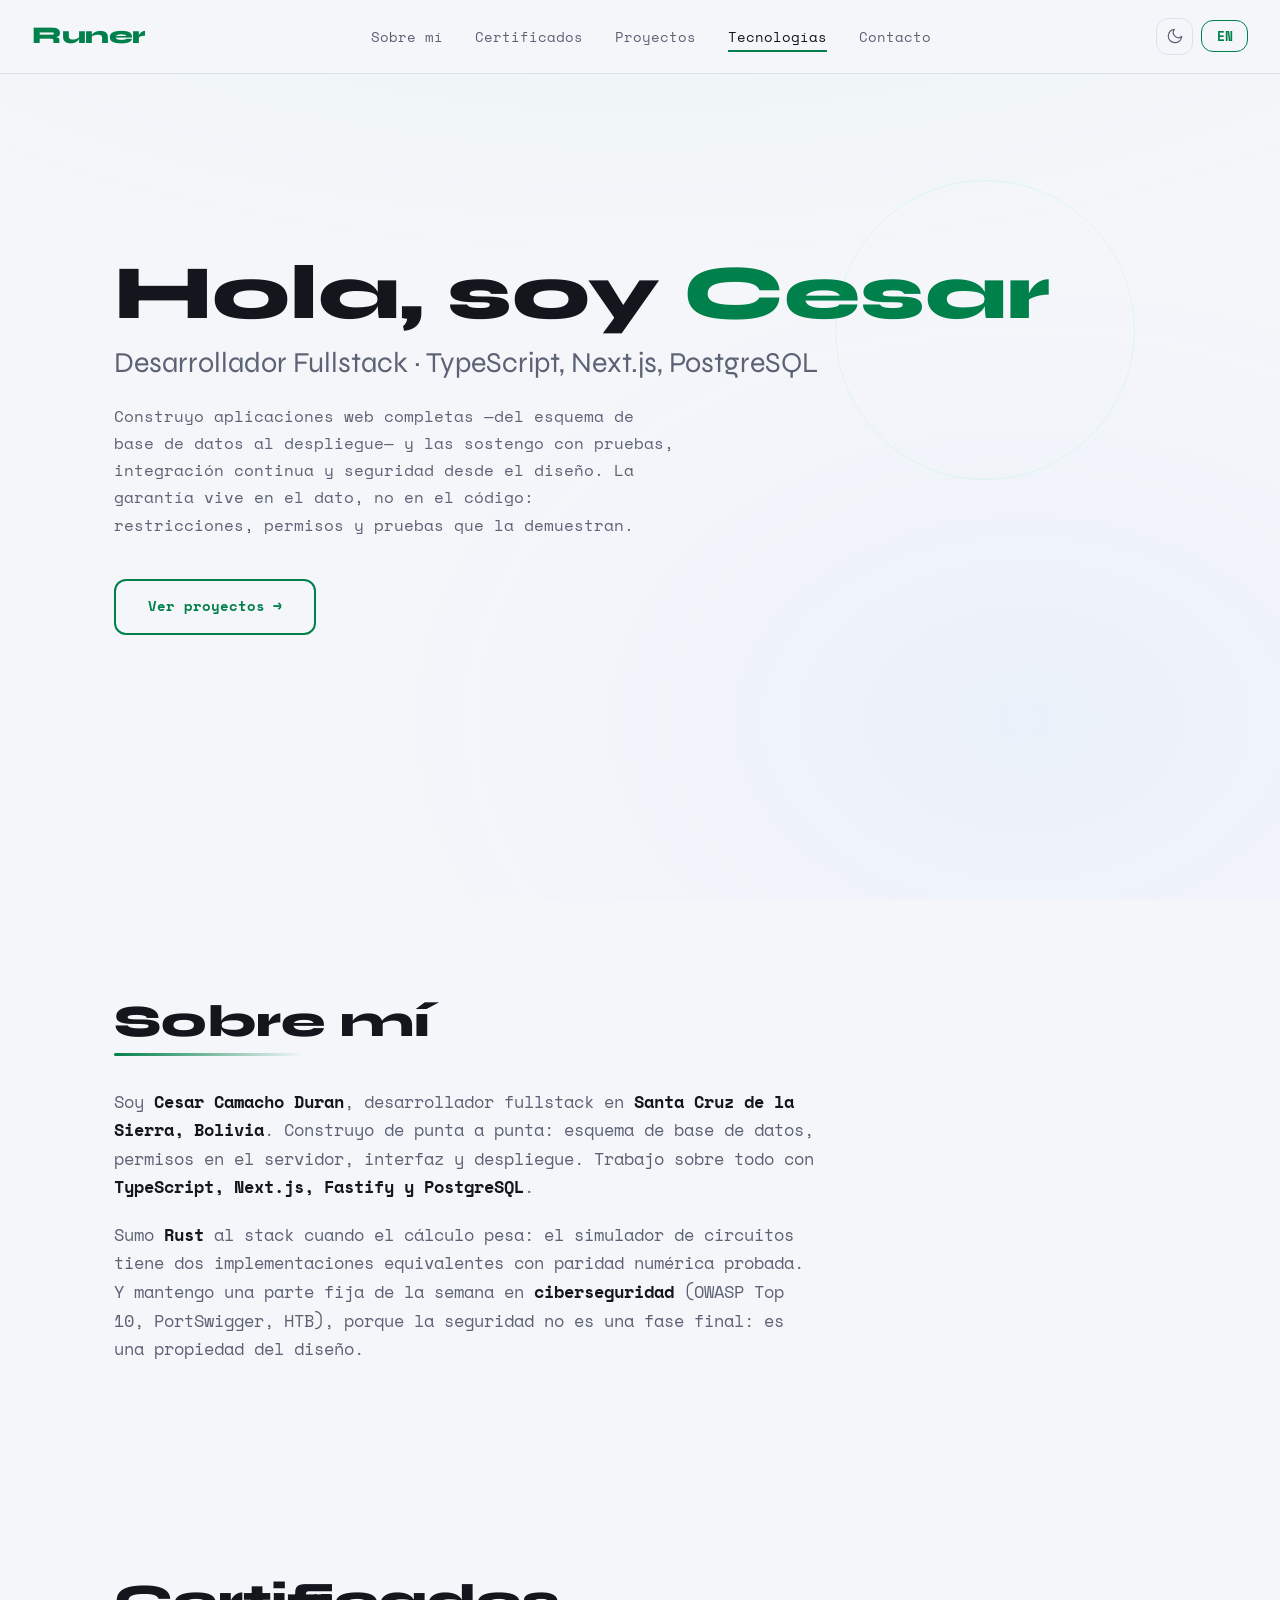
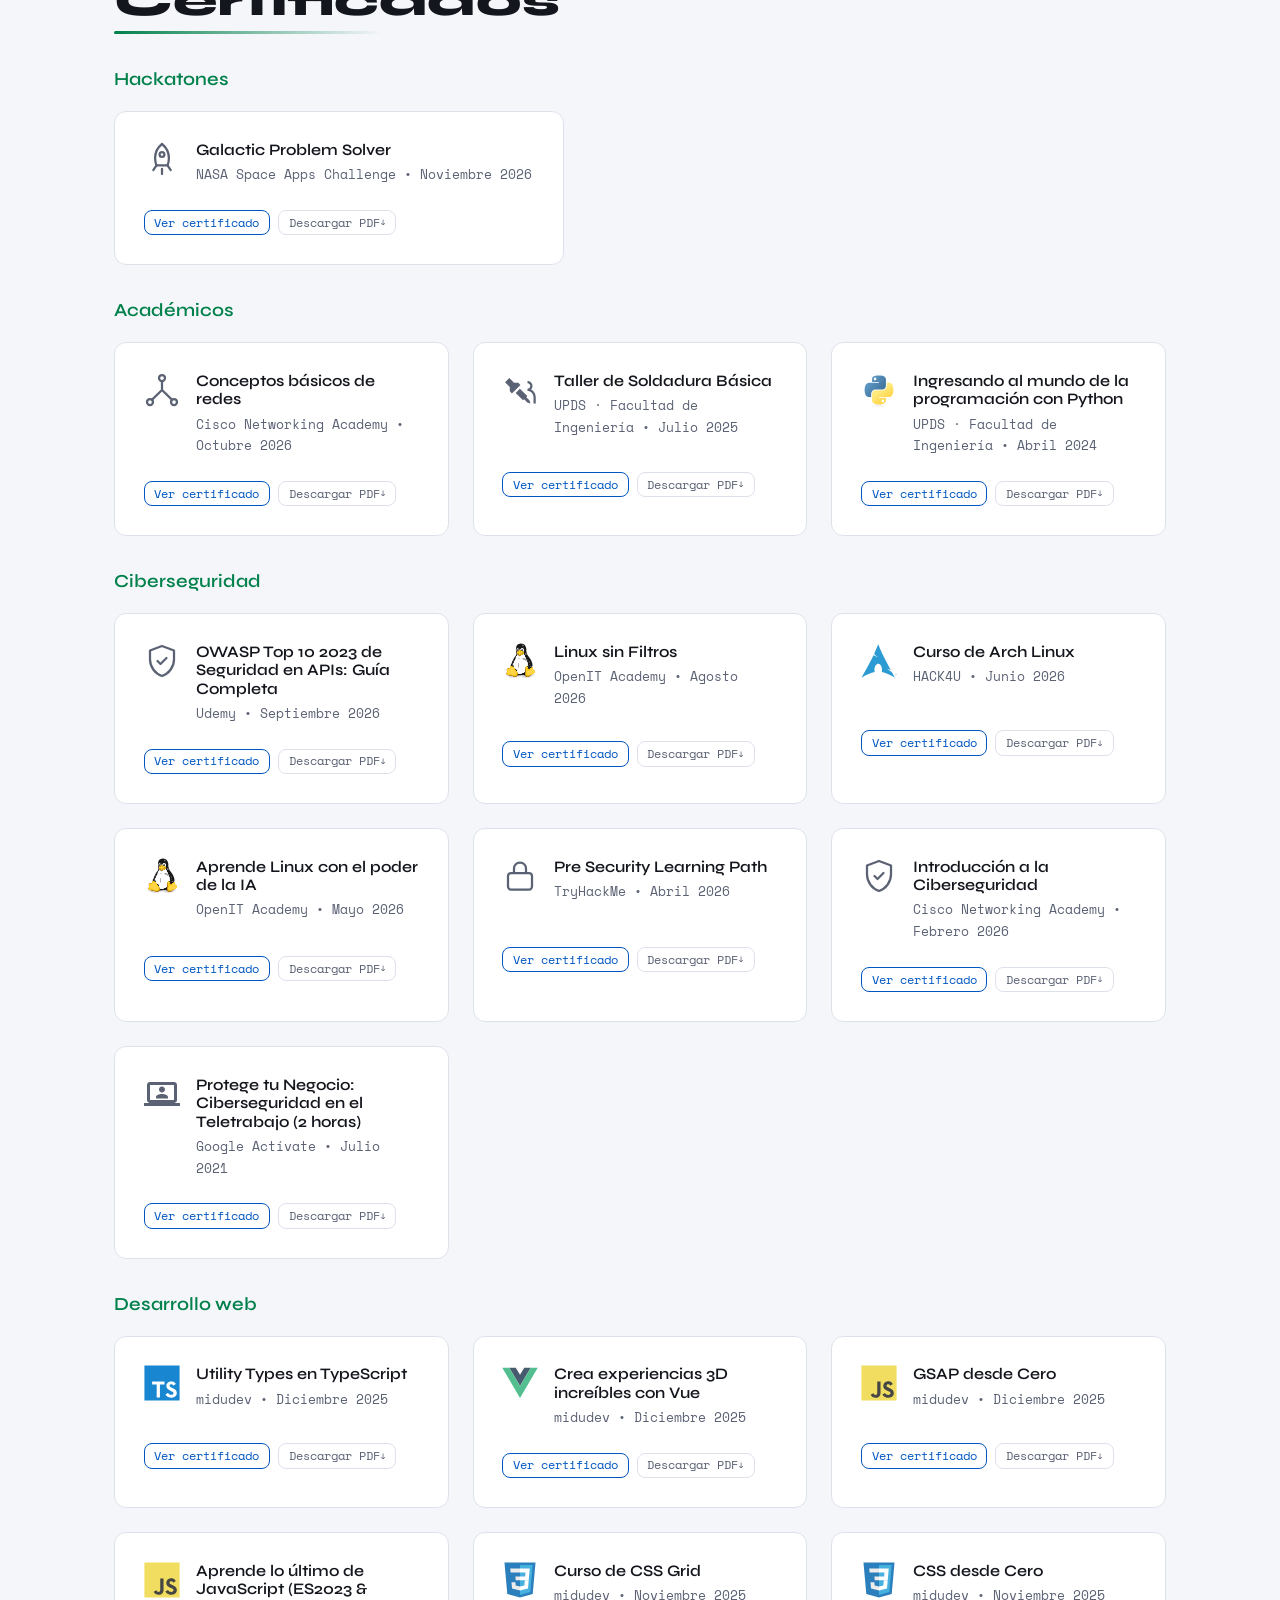
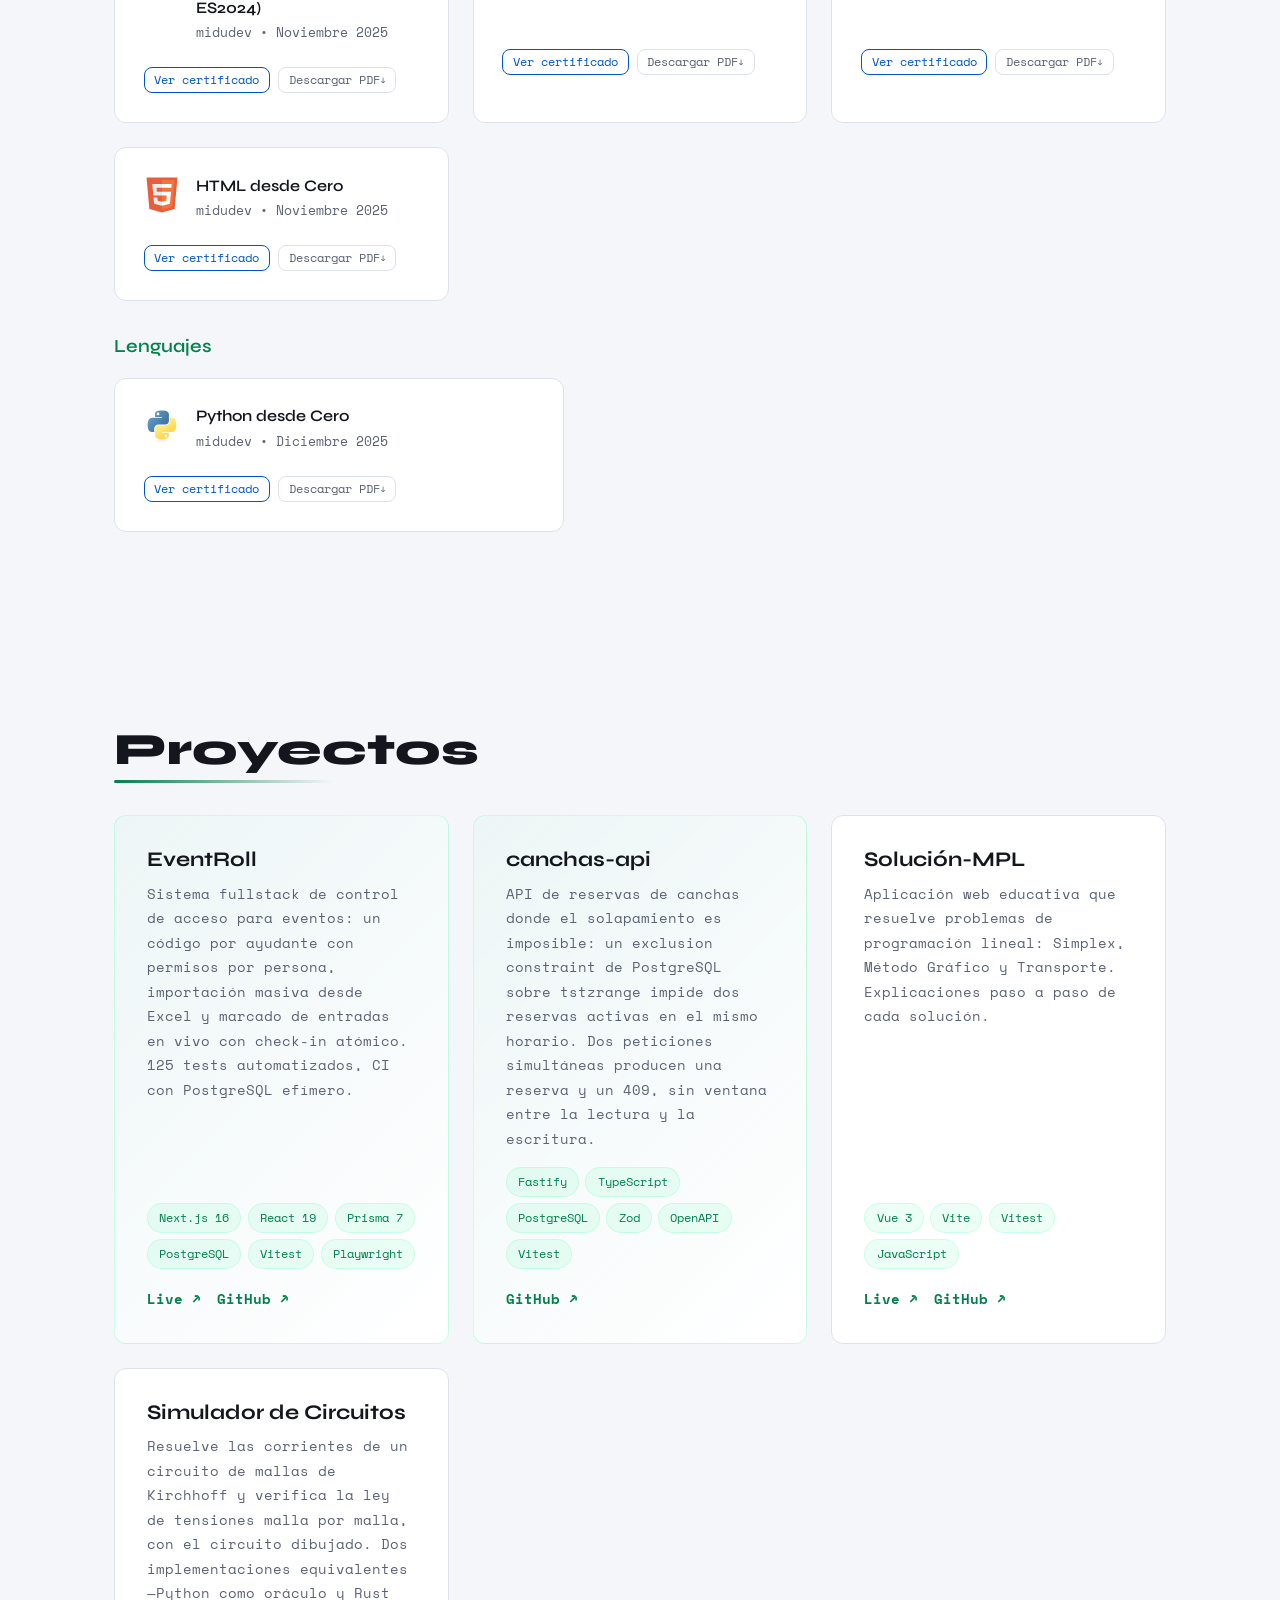
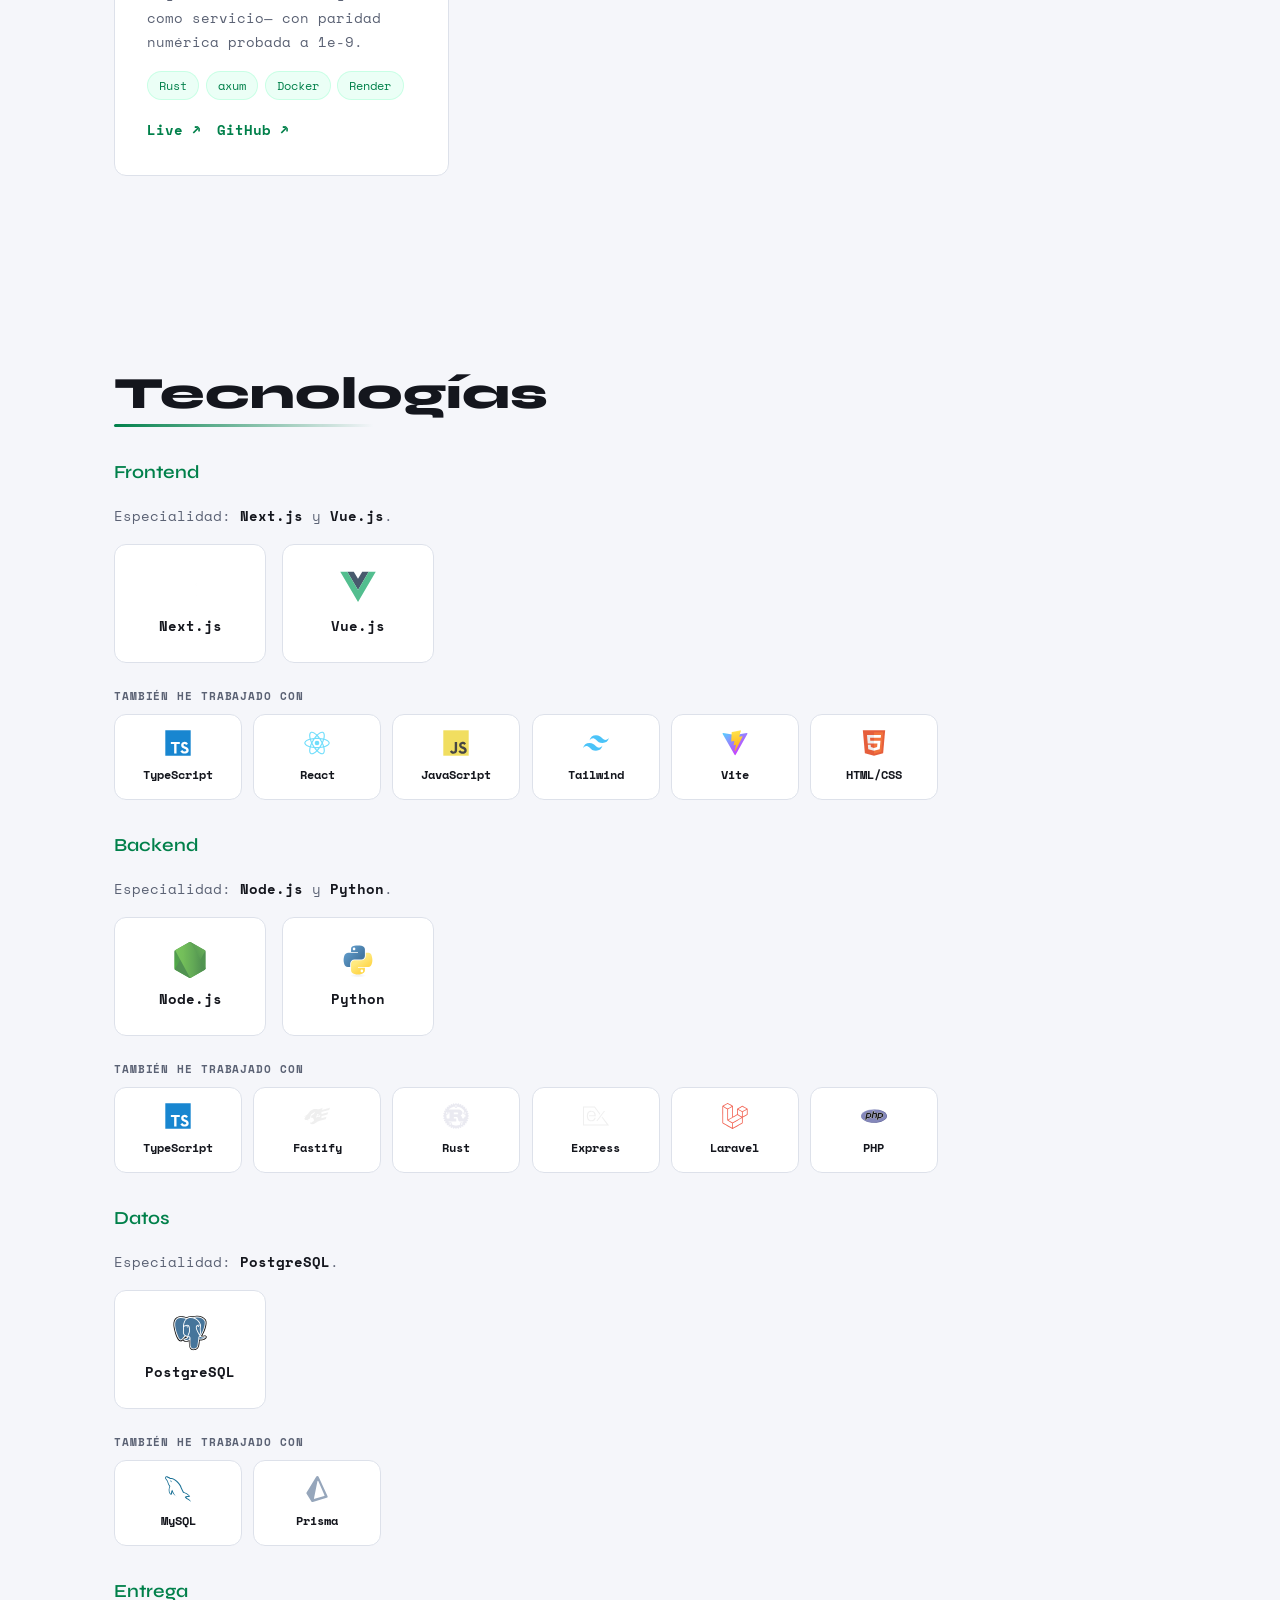
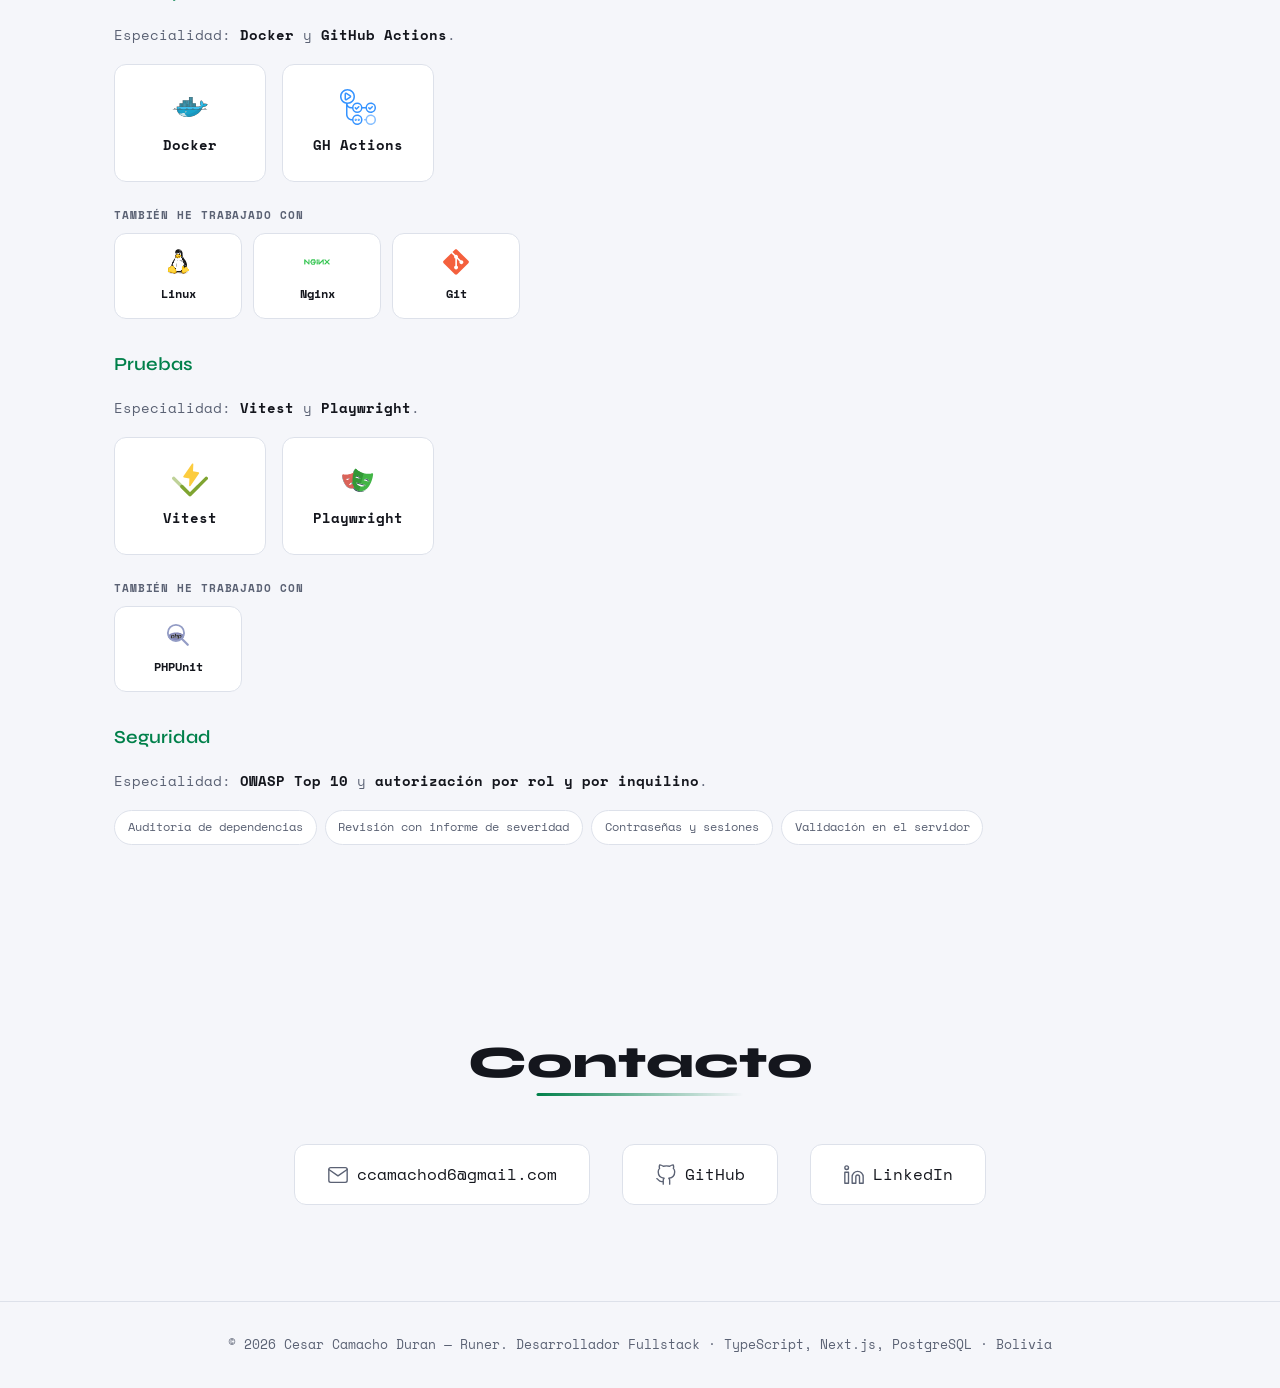
<file: index.html>
<!doctype html>
<html lang="es" class="no-js">
    <head>
        <meta charset="UTF-8" />
        <meta name="viewport" content="width=device-width, initial-scale=1.0" />
        <title data-es="Cesar Camacho Duran | Desarrollador Fullstack" data-en="Cesar Camacho Duran | Fullstack Developer">Cesar Camacho Duran | Desarrollador Fullstack</title>
        <meta name="description" data-es-content="Cesar Camacho Duran (Runer) — desarrollador fullstack en Santa Cruz de la Sierra, Bolivia. TypeScript, Next.js, Fastify y PostgreSQL. Aplicaciones con garantías en la base de datos, pruebas y CI." data-en-content="Cesar Camacho Duran (Runer) — fullstack developer in Santa Cruz de la Sierra, Bolivia. TypeScript, Next.js, Fastify and PostgreSQL. Applications with guarantees in the database, tests and CI." content="Cesar Camacho Duran (Runer) — desarrollador fullstack en Santa Cruz de la Sierra, Bolivia. TypeScript, Next.js, Fastify y PostgreSQL. Aplicaciones con garantías en la base de datos, pruebas y CI." />
        <meta name="color-scheme" content="dark light" />
        <script>
            // Sets the theme before the first paint, so the page never flashes the wrong one.
            (function () {
                var stored = null;
                try {
                    stored = localStorage.getItem("theme");
                } catch (error) {
                    stored = null;
                }
                if (stored !== "light" && stored !== "dark") {
                    stored = window.matchMedia("(prefers-color-scheme: light)").matches ? "light" : "dark";
                }
                document.documentElement.setAttribute("data-theme", stored);
            })();
        </script>
        <!-- Open Graph -->
        <meta property="og:title" data-es-content="Cesar Camacho Duran | Desarrollador Fullstack" data-en-content="Cesar Camacho Duran | Fullstack Developer" content="Cesar Camacho Duran | Desarrollador Fullstack" />
        <meta property="og:description" data-es-content="Desarrollador fullstack en Bolivia. TypeScript, Next.js, Fastify, PostgreSQL. Garantías en la base de datos, pruebas y CI. Aplicaciones que se sostienen en el dato, no en promesas." data-en-content="Fullstack developer in Bolivia. TypeScript, Next.js, Fastify, PostgreSQL. Guarantees in the database, tests and CI. Applications that stand on the data, not on promises." content="Desarrollador fullstack en Bolivia. TypeScript, Next.js, Fastify, PostgreSQL. Garantías en la base de datos, pruebas y CI. Aplicaciones que se sostienen en el dato, no en promesas." />
        <meta property="og:type" content="website" />
        <meta property="og:url" content="https://runer0101.github.io" />
        <meta property="og:site_name" content="Cesar Camacho Duran — Portafolio" />
        <meta property="og:image" content="https://runer0101.github.io/og-image.png" />
        <meta property="og:image:width" content="1200" />
        <meta property="og:image:height" content="630" />
        <meta property="og:image:alt" content="Cesar Camacho Duran — Fullstack Developer, TypeScript, Next.js, PostgreSQL" />
        <meta property="og:locale" content="es_BO" />
        <meta property="og:locale:alternate" content="en_US" />
        <!-- Twitter -->
        <meta name="twitter:card" content="summary_large_image" />
        <meta name="twitter:image" content="https://runer0101.github.io/og-image.png" />
        <meta name="twitter:image:alt" content="Cesar Camacho Duran — Fullstack Developer" />
        <meta name="twitter:title" data-es-content="Cesar Camacho Duran | Desarrollador Fullstack" data-en-content="Cesar Camacho Duran | Fullstack Developer" content="Cesar Camacho Duran | Desarrollador Fullstack" />
        <meta name="twitter:description" data-es-content="Desarrollador fullstack en Bolivia. TypeScript, Next.js, Fastify, PostgreSQL. Garantías en la base de datos, pruebas y CI." data-en-content="Fullstack developer in Bolivia. TypeScript, Next.js, Fastify, PostgreSQL. Guarantees in the database, tests and CI." content="Desarrollador fullstack en Bolivia. TypeScript, Next.js, Fastify, PostgreSQL. Garantías en la base de datos, pruebas y CI." />
        <!-- Canonical -->
        <link rel="canonical" href="https://runer0101.github.io" />
        <script type="application/ld+json">
            {
                "@context": "https://schema.org",
                "@type": "Person",
                "name": "Cesar Camacho Duran",
                "alternateName": "Runer",
                "url": "https://runer0101.github.io",
                "image": "https://runer0101.github.io/og-image.png",
                "jobTitle": "Fullstack Developer",
                "email": "mailto:ccamachod6@gmail.com",
                "address": {
                    "@type": "PostalAddress",
                    "addressLocality": "Santa Cruz de la Sierra",
                    "addressCountry": "BO"
                },
                "knowsAbout": ["TypeScript", "Next.js", "Fastify", "PostgreSQL", "Rust"],
                "sameAs": [
                    "https://github.com/runer0101",
                    "https://www.linkedin.com/in/cesar-camacho-duran-305579362/"
                ]
            }
        </script>
        <!-- Favicon -->
        <link rel="icon" href="data:image/svg+xml,<svg xmlns='http://www.w3.org/2000/svg' viewBox='0 0 100 100'><rect width='100' height='100' rx='20' fill='%230a0a0f'/><text x='50' y='72' font-family='system-ui,sans-serif' font-size='70' font-weight='800' fill='%2300ff88' text-anchor='middle'>R</text></svg>" />
        <!-- Preconnect -->
        <link rel="preconnect" href="https://fonts.googleapis.com" />
        <link rel="preconnect" href="https://fonts.gstatic.com" crossorigin />
        <link rel="stylesheet" href="https://fonts.googleapis.com/css2?family=Space+Mono:wght@400;700&family=Syne:wght@400;600;800&display=swap" />
        <link rel="stylesheet" href="css/tokens.css?v=20261117b" />
        <link rel="stylesheet" href="css/base.css?v=20261117b" />
        <link rel="stylesheet" href="css/layout.css?v=20261117b" />
        <link rel="stylesheet" href="css/components.css?v=20261117b" />
        <link rel="stylesheet" href="css/responsive.css?v=20261117b" />
        <link rel="stylesheet" href="css/print.css?v=20261117b" />
    </head>
    <body>
        <a href="#hero" class="skip-link" data-es="Saltar al contenido" data-en="Skip to content">Saltar al contenido</a>
        <nav>
            <span class="logo">Runer</span>
            <ul id="navLinks">
                <li><a href="#about" data-section="about" data-es="Sobre mí" data-en="About">Sobre mí</a></li>
                <li><a href="#certificates" data-section="certificates" data-es="Certificados" data-en="Certificates">Certificados</a></li>
                <li><a href="#projects" data-section="projects" data-es="Proyectos" data-en="Projects">Proyectos</a></li>
                <li><a href="#skills" data-section="skills" data-es="Tecnologías" data-en="Skills">Tecnologías</a></li>
                <li><a href="#contact" data-section="contact" data-es="Contacto" data-en="Contact">Contacto</a></li>
            </ul>
            <div class="nav-actions">
            <button id="themeBtn" type="button" aria-label="Cambiar a tema claro" aria-pressed="false">
                <svg class="icon-sun" viewBox="0 0 24 24" fill="none" stroke="currentColor" stroke-width="1.6" stroke-linecap="round" stroke-linejoin="round" aria-hidden="true"><circle cx="12" cy="12" r="4"/><path d="M12 2v2M12 20v2M4.9 4.9l1.4 1.4M17.7 17.7l1.4 1.4M2 12h2M20 12h2M4.9 19.1l1.4-1.4M17.7 6.3l1.4-1.4"/></svg>
                <svg class="icon-moon" viewBox="0 0 24 24" fill="none" stroke="currentColor" stroke-width="1.6" stroke-linecap="round" stroke-linejoin="round" aria-hidden="true"><path d="M21 12.8A9 9 0 1 1 11.2 3a7 7 0 0 0 9.8 9.8z"/></svg>
            </button>
            <button id="langBtn" aria-label="Cambiar idioma a inglés">EN</button>
            <button id="menuToggle" aria-label="Abrir menú" aria-expanded="false" aria-controls="navLinks">
                <span></span>
                <span></span>
                <span></span>
            </button>
            </div>
        </nav>

        <section id="hero" tabindex="-1">
            <h1 data-es='Hola, soy <span class="name">Cesar</span>' data-en='Hi, I&apos;m <span class="name">Cesar</span>'>
                Hola, soy <span class="name">Cesar</span>
            </h1>
            <h2 data-es="Desarrollador Fullstack · TypeScript, Next.js, PostgreSQL" data-en="Fullstack Developer · TypeScript, Next.js, PostgreSQL">
                Desarrollador Fullstack · TypeScript, Next.js, PostgreSQL
            </h2>
            <p class="tagline" data-es="Construyo aplicaciones web completas —del esquema de base de datos al despliegue— y las sostengo con pruebas, integración continua y seguridad desde el diseño. La garantía vive en el dato, no en el código: restricciones, permisos y pruebas que la demuestran." data-en="I build complete web applications —from database schema to deployment— and back them with tests, CI and security by design. The guarantee lives in the data, not in the code: constraints, permissions and the tests that prove them.">
                Construyo aplicaciones web completas —del esquema de base de datos al despliegue— y las sostengo con pruebas, integración continua y seguridad desde el diseño. La garantía vive en el dato, no en el código: restricciones, permisos y pruebas que la demuestran.
            </p>
            <a href="#projects" class="btn" data-es='Ver proyectos <span class="arrow">→</span>' data-en='View projects <span class="arrow">→</span>'>
                Ver proyectos <span class="arrow">→</span>
            </a>
        </section>

        <section id="about" class="reveal">
            <h2 data-es="Sobre mí" data-en="About me">Sobre mí</h2>
            <div class="about-content">
                <p data-es="Soy <strong>Cesar Camacho Duran</strong>, desarrollador fullstack en <strong>Santa Cruz de la Sierra, Bolivia</strong>. Construyo de punta a punta: esquema de base de datos, permisos en el servidor, interfaz y despliegue. Trabajo sobre todo con <strong>TypeScript, Next.js, Fastify y PostgreSQL</strong>." data-en="I'm <strong>Cesar Camacho Duran</strong>, a fullstack developer based in <strong>Santa Cruz de la Sierra, Bolivia</strong>. I build end to end: database schema, server-side permissions, interface and deployment. I work mostly with <strong>TypeScript, Next.js, Fastify and PostgreSQL</strong>.">
                    Soy <strong>Cesar Camacho Duran</strong>, desarrollador fullstack en <strong>Santa Cruz de la Sierra, Bolivia</strong>. Construyo de punta a punta: esquema de base de datos, permisos en el servidor, interfaz y despliegue. Trabajo sobre todo con <strong>TypeScript, Next.js, Fastify y PostgreSQL</strong>.
                </p>
                <p data-es="Sumo <strong>Rust</strong> al stack cuando el cálculo pesa: el simulador de circuitos tiene dos implementaciones equivalentes con paridad numérica probada. Y mantengo una parte fija de la semana en <strong>ciberseguridad</strong> (OWASP Top 10, PortSwigger, HTB), porque la seguridad no es una fase final: es una propiedad del diseño." data-en="I add <strong>Rust</strong> when computation matters: the circuit simulator ships two equivalent implementations with proven numerical parity. And a fixed part of my week goes to <strong>cybersecurity</strong> (OWASP Top 10, PortSwigger, HTB), because security is not a final phase: it is a property of the design.">
                    Sumo <strong>Rust</strong> al stack cuando el cálculo pesa: el simulador de circuitos tiene dos implementaciones equivalentes con paridad numérica probada. Y mantengo una parte fija de la semana en <strong>ciberseguridad</strong> (OWASP Top 10, PortSwigger, HTB), porque la seguridad no es una fase final: es una propiedad del diseño.
                </p>
            </div>
        </section>

        <section id="certificates" class="reveal">
            <h2 data-es="Certificados" data-en="Certificates">Certificados</h2>

            <h3 class="certs-category" data-es="Hackatones" data-en="Hackathons">Hackatones</h3>
            <div class="certificates-grid reveal-children">
                <div class="certificate-card">
                    <div class="cert-icon"><svg viewBox="0 0 24 24" fill="none" stroke="currentColor" stroke-width="1.5" stroke-linecap="round" stroke-linejoin="round" width="36" height="36"><path d="M12 2c3 2.4 4.6 5.9 4.6 9.4 0 1.7-.3 3.3-.9 4.8H8.3c-.6-1.5-.9-3.1-.9-4.8C7.4 7.9 9 4.4 12 2z"/><circle cx="12" cy="9" r="1.6"/><path d="M8.3 16.2L6.2 19.4M15.7 16.2l2.1 3.2M12 18.5V22"/></svg></div>
                    <div class="cert-info">
                        <h4>Galactic Problem Solver</h4>
                        <p data-es="NASA Space Apps Challenge • Noviembre 2026" data-en="NASA Space Apps Challenge • November 2026">NASA Space Apps Challenge • Noviembre 2026</p>
                    </div>
                    <div class="cert-actions">
                        <a class="cert-link" href="certificates/nasa-space-apps-challenge-2026.png" target="_blank" rel="noopener" data-es="Ver certificado" data-en="View certificate">Ver certificado</a>
                        <a class="cert-link cert-link--pdf" href="certificates/nasa-space-apps-challenge-2026.pdf" download data-es="Descargar PDF" data-en="Download PDF">Descargar PDF</a>
                    </div>
                </div>
            </div>

            <h3 class="certs-category" data-es="Académicos" data-en="Academic">Académicos</h3>
            <div class="certificates-grid reveal-children">
                <div class="certificate-card">
                    <div class="cert-icon"><svg viewBox="0 0 24 24" fill="none" stroke="currentColor" stroke-width="1.5" stroke-linecap="round" stroke-linejoin="round" width="36" height="36"><circle cx="12" cy="4" r="2"/><circle cx="4" cy="20" r="2"/><circle cx="20" cy="20" r="2"/><path d="M12 6v6M12 12l-6.6 6.4M12 12l6.6 6.4"/></svg></div>
                    <div class="cert-info">
                        <h4 data-es="Conceptos básicos de redes" data-en="Networking Basics">Conceptos básicos de redes</h4>
                        <p data-es="Cisco Networking Academy • Octubre 2026" data-en="Cisco Networking Academy • October 2026">Cisco Networking Academy • Octubre 2026</p>
                    </div>
                    <div class="cert-actions">
                        <a class="cert-link" href="certificates/conceptos-basicos-redes-cisco.png" target="_blank" rel="noopener" data-es="Ver certificado" data-en="View certificate">Ver certificado</a>
                        <a class="cert-link cert-link--pdf" href="certificates/conceptos-basicos-redes-cisco.pdf" download data-es="Descargar PDF" data-en="Download PDF">Descargar PDF</a>
                    </div>
                </div>
                <div class="certificate-card">
                    <div class="cert-icon"><svg viewBox="0 0 24 24" fill="currentColor" width="36" height="36"><path d="M4.86 4.03L2.03 6.86L5.21 10.04V12.87L6.63 14.28L12.28 8.63L10.87 7.21H8.04L4.86 4.03M17 6V7.5C18 7.5 18.85 8.33 18.85 9.35C18.85 10.37 18 11.2 17 11.2V12.7C19.24 12.7 21 14.53 21 16.77V21H22.5V16.76C22.5 14.54 21.22 12.62 19.35 11.73C19.97 11.12 20.35 10.28 20.35 9.35C20.35 7.5 18.85 6 17 6M11.93 11.1L9.1 13.93L14.05 18.88L14.76 18.17L16.88 20.29L19 21L18.29 18.88L16.17 16.76L16.88 16.05L11.93 11.1Z"/></svg></div>
                    <div class="cert-info">
                        <h4 data-es="Taller de Soldadura Básica" data-en="Basic Welding Workshop">Taller de Soldadura Básica</h4>
                        <p data-es="UPDS · Facultad de Ingeniería • Julio 2025" data-en="UPDS · School of Engineering • July 2025">UPDS · Facultad de Ingeniería • Julio 2025</p>
                    </div>
                    <div class="cert-actions">
                        <a class="cert-link" href="certificates/soldadura-basica-upds.png" target="_blank" rel="noopener" data-es="Ver certificado" data-en="View certificate">Ver certificado</a>
                        <a class="cert-link cert-link--pdf" href="certificates/soldadura-basica-upds.pdf" download data-es="Descargar PDF" data-en="Download PDF">Descargar PDF</a>
                    </div>
                </div>
                <div class="certificate-card">
                    <div class="cert-icon"><img src="icons/python.svg" alt="Python" loading="lazy" width="36" height="36"></div>
                    <div class="cert-info">
                        <h4 data-es="Ingresando al mundo de la programación con Python" data-en="Entering the World of Python Programming">Ingresando al mundo de la programación con Python</h4>
                        <p data-es="UPDS · Facultad de Ingeniería • Abril 2024" data-en="UPDS · School of Engineering • April 2024">UPDS · Facultad de Ingeniería • Abril 2024</p>
                    </div>
                    <div class="cert-actions">
                        <a class="cert-link" href="certificates/programacion-python-upds.png" target="_blank" rel="noopener" data-es="Ver certificado" data-en="View certificate">Ver certificado</a>
                        <a class="cert-link cert-link--pdf" href="certificates/programacion-python-upds.pdf" download data-es="Descargar PDF" data-en="Download PDF">Descargar PDF</a>
                    </div>
                </div>
            </div>

            <h3 class="certs-category" data-es="Ciberseguridad" data-en="Cybersecurity">Ciberseguridad</h3>
            <div class="certificates-grid reveal-children">
                <div class="certificate-card">
                    <div class="cert-icon"><svg viewBox="0 0 24 24" fill="none" stroke="currentColor" stroke-width="1.5" stroke-linecap="round" stroke-linejoin="round" width="36" height="36"><path d="M12 2L4 5v6c0 5 3.5 9.5 8 11 4.5-1.5 8-6 8-11V5l-8-3z"/><path d="M9 12l2 2 4-4"/></svg></div>
                    <div class="cert-info">
                        <h4 data-es="OWASP Top 10 2023 de Seguridad en APIs: Guía Completa" data-en="OWASP Top 10 2023 on API Security: Complete Guide">OWASP Top 10 2023 de Seguridad en APIs: Guía Completa</h4>
                        <p data-es="Udemy • Septiembre 2026" data-en="Udemy • September 2026">Udemy • Septiembre 2026</p>
                    </div>
                    <div class="cert-actions">
                        <a class="cert-link" href="certificates/owasp-top-10-apis-udemy.png" target="_blank" rel="noopener" data-es="Ver certificado" data-en="View certificate">Ver certificado</a>
                        <a class="cert-link cert-link--pdf" href="certificates/owasp-top-10-apis-udemy.pdf" download data-es="Descargar PDF" data-en="Download PDF">Descargar PDF</a>
                    </div>
                </div>
                <div class="certificate-card">
                    <div class="cert-icon"><img src="icons/linux.svg" alt="Linux" loading="lazy" width="36" height="36"></div>
                    <div class="cert-info">
                        <h4 data-es="Linux sin Filtros" data-en="Linux Without Filters">Linux sin Filtros</h4>
                        <p data-es="OpenIT Academy • Agosto 2026" data-en="OpenIT Academy • August 2026">OpenIT Academy • Agosto 2026</p>
                    </div>
                    <div class="cert-actions">
                        <a class="cert-link" href="certificates/linux-sin-filtros-openit.png" target="_blank" rel="noopener" data-es="Ver certificado" data-en="View certificate">Ver certificado</a>
                        <a class="cert-link cert-link--pdf" href="certificates/linux-sin-filtros-openit.pdf" download data-es="Descargar PDF" data-en="Download PDF">Descargar PDF</a>
                    </div>
                </div>
                <div class="certificate-card">
                    <div class="cert-icon"><img src="icons/archlinux.svg" alt="Arch Linux" loading="lazy" width="36" height="36"></div>
                    <div class="cert-info">
                        <h4 data-es="Curso de Arch Linux" data-en="Arch Linux Course">Curso de Arch Linux</h4>
                        <p data-es="HACK4U • Junio 2026" data-en="HACK4U • June 2026">HACK4U • Junio 2026</p>
                    </div>
                    <div class="cert-actions">
                        <a class="cert-link" href="certificates/arch-linux-hack4u.jpg" target="_blank" rel="noopener" data-es="Ver certificado" data-en="View certificate">Ver certificado</a>
                        <a class="cert-link cert-link--pdf" href="certificates/arch-linux-hack4u.pdf" download data-es="Descargar PDF" data-en="Download PDF">Descargar PDF</a>
                    </div>
                </div>
                <div class="certificate-card">
                    <div class="cert-icon"><img src="icons/linux.svg" alt="Linux" loading="lazy" width="36" height="36"></div>
                    <div class="cert-info">
                        <h4 data-es="Aprende Linux con el poder de la IA" data-en="Learn Linux with the Power of AI">Aprende Linux con el poder de la IA</h4>
                        <p data-es="OpenIT Academy • Mayo 2026" data-en="OpenIT Academy • May 2026">OpenIT Academy • Mayo 2026</p>
                    </div>
                    <div class="cert-actions">
                        <a class="cert-link" href="certificates/linux-con-ia-openit.png" target="_blank" rel="noopener" data-es="Ver certificado" data-en="View certificate">Ver certificado</a>
                        <a class="cert-link cert-link--pdf" href="certificates/linux-con-ia-openit.pdf" download data-es="Descargar PDF" data-en="Download PDF">Descargar PDF</a>
                    </div>
                </div>
                <div class="certificate-card">
                    <div class="cert-icon"><svg viewBox="0 0 24 24" fill="none" stroke="currentColor" stroke-width="1.5" stroke-linecap="round" stroke-linejoin="round" width="36" height="36"><rect x="4" y="10" width="16" height="11" rx="2"/><path d="M8 10V7a4 4 0 0 1 8 0v3"/></svg></div>
                    <div class="cert-info">
                        <h4>Pre Security Learning Path</h4>
                        <p data-es="TryHackMe • Abril 2026" data-en="TryHackMe • April 2026">TryHackMe • Abril 2026</p>
                    </div>
                    <div class="cert-actions">
                        <a class="cert-link" href="certificates/tryhackme-pre-security.png" target="_blank" rel="noopener" data-es="Ver certificado" data-en="View certificate">Ver certificado</a>
                        <a class="cert-link cert-link--pdf" href="certificates/tryhackme-pre-security.pdf" download data-es="Descargar PDF" data-en="Download PDF">Descargar PDF</a>
                    </div>
                </div>
                <div class="certificate-card">
                    <div class="cert-icon"><svg viewBox="0 0 24 24" fill="none" stroke="currentColor" stroke-width="1.5" stroke-linecap="round" stroke-linejoin="round" width="36" height="36"><path d="M12 2L4 5v6c0 5 3.5 9.5 8 11 4.5-1.5 8-6 8-11V5l-8-3z"/><path d="M9 12l2 2 4-4"/></svg></div>
                    <div class="cert-info">
                        <h4 data-es="Introducción a la Ciberseguridad" data-en="Introduction to Cybersecurity">Introducción a la Ciberseguridad</h4>
                        <p data-es="Cisco Networking Academy • Febrero 2026" data-en="Cisco Networking Academy • February 2026">Cisco Networking Academy • Febrero 2026</p>
                    </div>
                    <div class="cert-actions">
                        <a class="cert-link" href="certificates/introduccion-ciberseguridad-cisco.png" target="_blank" rel="noopener" data-es="Ver certificado" data-en="View certificate">Ver certificado</a>
                        <a class="cert-link cert-link--pdf" href="certificates/introduccion-ciberseguridad-cisco.pdf" download data-es="Descargar PDF" data-en="Download PDF">Descargar PDF</a>
                    </div>
                </div>
                <div class="certificate-card">
                    <div class="cert-icon"><svg viewBox="0 0 24 24" fill="currentColor" width="36" height="36"><path d="M20 4C21.1 4 22 4.89 22 6V16C22 17.11 21.11 18 20 18H24V20H0V18H4C2.9 18 2 17.11 2 16V6C2 4.89 2.89 4 4 4H20M20 6H4V16H20V6M12 12C14.21 12 16 12.9 16 14V15H8V14C8 12.9 9.79 12 12 12M12 7C13.11 7 14 7.9 14 9S13.11 11 12 11 10 10.11 10 9 10.9 7 12 7Z"/></svg></div>
                    <div class="cert-info">
                        <h4 data-es="Protege tu Negocio: Ciberseguridad en el Teletrabajo (2 horas)" data-en="Protect Your Business: Cybersecurity in Teleworking (2 hours)">Protege tu Negocio: Ciberseguridad en el Teletrabajo (2 horas)</h4>
                        <p data-es="Google Actívate • Julio 2021" data-en="Google Actívate • July 2021">Google Actívate • Julio 2021</p>
                    </div>
                    <div class="cert-actions">
                        <a class="cert-link" href="certificates/ciberseguridad-teletrabajo-google.png" target="_blank" rel="noopener" data-es="Ver certificado" data-en="View certificate">Ver certificado</a>
                        <a class="cert-link cert-link--pdf" href="certificates/ciberseguridad-teletrabajo-google.pdf" download data-es="Descargar PDF" data-en="Download PDF">Descargar PDF</a>
                    </div>
                </div>
            </div>

            <h3 class="certs-category" data-es="Desarrollo web" data-en="Web development">Desarrollo web</h3>
            <div class="certificates-grid reveal-children">
                <div class="certificate-card">
                    <div class="cert-icon"><img src="icons/typescript.svg" alt="TypeScript" loading="lazy" width="36" height="36"></div>
                    <div class="cert-info">
                        <h4 data-es="Utility Types en TypeScript" data-en="Utility Types in TypeScript">Utility Types en TypeScript</h4>
                        <p data-es="midudev • Diciembre 2025" data-en="midudev • December 2025">midudev • Diciembre 2025</p>
                    </div>
                    <div class="cert-actions">
                        <a class="cert-link" href="certificates/utility-types-typescript-midudev.png" target="_blank" rel="noopener" data-es="Ver certificado" data-en="View certificate">Ver certificado</a>
                        <a class="cert-link cert-link--pdf" href="certificates/utility-types-typescript-midudev.pdf" download data-es="Descargar PDF" data-en="Download PDF">Descargar PDF</a>
                    </div>
                </div>
                <div class="certificate-card">
                    <div class="cert-icon"><img src="icons/vuejs.svg" alt="Vue.js" loading="lazy" width="36" height="36"></div>
                    <div class="cert-info">
                        <h4 data-es="Crea experiencias 3D increíbles con Vue" data-en="Create Incredible 3D Experiences with Vue">Crea experiencias 3D increíbles con Vue</h4>
                        <p data-es="midudev • Diciembre 2025" data-en="midudev • December 2025">midudev • Diciembre 2025</p>
                    </div>
                    <div class="cert-actions">
                        <a class="cert-link" href="certificates/vue-experiencias-3d-midudev.png" target="_blank" rel="noopener" data-es="Ver certificado" data-en="View certificate">Ver certificado</a>
                        <a class="cert-link cert-link--pdf" href="certificates/vue-experiencias-3d-midudev.pdf" download data-es="Descargar PDF" data-en="Download PDF">Descargar PDF</a>
                    </div>
                </div>
                <div class="certificate-card">
                    <div class="cert-icon"><img src="icons/javascript.svg" alt="JavaScript" loading="lazy" width="36" height="36"></div>
                    <div class="cert-info">
                        <h4 data-es="GSAP desde Cero" data-en="GSAP from Scratch">GSAP desde Cero</h4>
                        <p data-es="midudev • Diciembre 2025" data-en="midudev • December 2025">midudev • Diciembre 2025</p>
                    </div>
                    <div class="cert-actions">
                        <a class="cert-link" href="certificates/gsap-desde-cero-midudev.png" target="_blank" rel="noopener" data-es="Ver certificado" data-en="View certificate">Ver certificado</a>
                        <a class="cert-link cert-link--pdf" href="certificates/gsap-desde-cero-midudev.pdf" download data-es="Descargar PDF" data-en="Download PDF">Descargar PDF</a>
                    </div>
                </div>
                <div class="certificate-card">
                    <div class="cert-icon"><img src="icons/javascript.svg" alt="JavaScript" loading="lazy" width="36" height="36"></div>
                    <div class="cert-info">
                        <h4 data-es="Aprende lo último de JavaScript (ES2023 &amp; ES2024)" data-en="Learn the Latest in JavaScript (ES2023 &amp; ES2024)">Aprende lo último de JavaScript (ES2023 &amp; ES2024)</h4>
                        <p data-es="midudev • Noviembre 2025" data-en="midudev • November 2025">midudev • Noviembre 2025</p>
                    </div>
                    <div class="cert-actions">
                        <a class="cert-link" href="certificates/javascript-es2023-es2024-midudev.png" target="_blank" rel="noopener" data-es="Ver certificado" data-en="View certificate">Ver certificado</a>
                        <a class="cert-link cert-link--pdf" href="certificates/javascript-es2023-es2024-midudev.pdf" download data-es="Descargar PDF" data-en="Download PDF">Descargar PDF</a>
                    </div>
                </div>
                <div class="certificate-card">
                    <div class="cert-icon"><img src="icons/css3.svg" alt="CSS3" loading="lazy" width="36" height="36"></div>
                    <div class="cert-info">
                        <h4 data-es="Curso de CSS Grid" data-en="CSS Grid Course">Curso de CSS Grid</h4>
                        <p data-es="midudev • Noviembre 2025" data-en="midudev • November 2025">midudev • Noviembre 2025</p>
                    </div>
                    <div class="cert-actions">
                        <a class="cert-link" href="certificates/css-grid-midudev.png" target="_blank" rel="noopener" data-es="Ver certificado" data-en="View certificate">Ver certificado</a>
                        <a class="cert-link cert-link--pdf" href="certificates/css-grid-midudev.pdf" download data-es="Descargar PDF" data-en="Download PDF">Descargar PDF</a>
                    </div>
                </div>
                <div class="certificate-card">
                    <div class="cert-icon"><img src="icons/css3.svg" alt="CSS3" loading="lazy" width="36" height="36"></div>
                    <div class="cert-info">
                        <h4 data-es="CSS desde Cero" data-en="CSS from Scratch">CSS desde Cero</h4>
                        <p data-es="midudev • Noviembre 2025" data-en="midudev • November 2025">midudev • Noviembre 2025</p>
                    </div>
                    <div class="cert-actions">
                        <a class="cert-link" href="certificates/css-desde-cero-midudev.png" target="_blank" rel="noopener" data-es="Ver certificado" data-en="View certificate">Ver certificado</a>
                        <a class="cert-link cert-link--pdf" href="certificates/css-desde-cero-midudev.pdf" download data-es="Descargar PDF" data-en="Download PDF">Descargar PDF</a>
                    </div>
                </div>
                <div class="certificate-card">
                    <div class="cert-icon"><img src="icons/html5.svg" alt="HTML5" loading="lazy" width="36" height="36"></div>
                    <div class="cert-info">
                        <h4 data-es="HTML desde Cero" data-en="HTML from Scratch">HTML desde Cero</h4>
                        <p data-es="midudev • Noviembre 2025" data-en="midudev • November 2025">midudev • Noviembre 2025</p>
                    </div>
                    <div class="cert-actions">
                        <a class="cert-link" href="certificates/html-desde-cero-midudev.png" target="_blank" rel="noopener" data-es="Ver certificado" data-en="View certificate">Ver certificado</a>
                        <a class="cert-link cert-link--pdf" href="certificates/html-desde-cero-midudev.pdf" download data-es="Descargar PDF" data-en="Download PDF">Descargar PDF</a>
                    </div>
                </div>
            </div>

            <h3 class="certs-category" data-es="Lenguajes" data-en="Languages">Lenguajes</h3>
            <div class="certificates-grid reveal-children">
                <div class="certificate-card">
                    <div class="cert-icon"><img src="icons/python.svg" alt="Python" loading="lazy" width="36" height="36"></div>
                    <div class="cert-info">
                        <h4 data-es="Python desde Cero" data-en="Python from Scratch">Python desde Cero</h4>
                        <p data-es="midudev • Diciembre 2025" data-en="midudev • December 2025">midudev • Diciembre 2025</p>
                    </div>
                    <div class="cert-actions">
                        <a class="cert-link" href="certificates/python-desde-cero-midudev.png" target="_blank" rel="noopener" data-es="Ver certificado" data-en="View certificate">Ver certificado</a>
                        <a class="cert-link cert-link--pdf" href="certificates/python-desde-cero-midudev.pdf" download data-es="Descargar PDF" data-en="Download PDF">Descargar PDF</a>
                    </div>
                </div>
            </div>
        </section>

        <section id="projects" class="reveal">
            <h2 data-es="Proyectos" data-en="Projects">Proyectos</h2>
            <div class="projects-grid reveal-children">
                <div class="project-card project-card--featured">
                    <h3>EventRoll</h3>
                    <p class="project-desc" data-es="Sistema fullstack de control de acceso para eventos: un código por ayudante con permisos por persona, importación masiva desde Excel y marcado de entradas en vivo con check-in atómico. 125 tests automatizados, CI con PostgreSQL efímero." data-en="Fullstack access-control system for events: one code per helper with per-person permissions, bulk Excel import, and live entry marking with atomic check-in. 125 automated tests, CI against an ephemeral PostgreSQL.">
                        Sistema fullstack de control de acceso para eventos: un código por ayudante con permisos por persona, importación masiva desde Excel y marcado de entradas en vivo con check-in atómico. 125 tests automatizados, CI con PostgreSQL efímero.
                    </p>
                    <div class="project-tech">
                        <span>Next.js 16</span>
                        <span>React 19</span>
                        <span>Prisma 7</span>
                        <span>PostgreSQL</span>
                        <span>Vitest</span>
                        <span>Playwright</span>
                    </div>
                    <div class="project-links">
                        <a href="https://event-roll.vercel.app" target="_blank" class="project-link" rel="noopener">
                            Live ↗
                        </a>
                        <a href="https://github.com/runer0101/EventRoll" target="_blank" class="project-link" rel="noopener">
                            GitHub ↗
                        </a>
                    </div>
                </div>

                <div class="project-card project-card--featured">
                    <h3>canchas-api</h3>
                    <p class="project-desc" data-es="API de reservas de canchas donde el solapamiento es imposible: un exclusion constraint de PostgreSQL sobre tstzrange impide dos reservas activas en el mismo horario. Dos peticiones simultáneas producen una reserva y un 409, sin ventana entre la lectura y la escritura." data-en="Court booking API where double-booking is impossible: a PostgreSQL exclusion constraint over tstzrange forbids two active reservations for the same slot. Two simultaneous requests yield one reservation and a 409, with no window between read and write.">
                        API de reservas de canchas donde el solapamiento es imposible: un exclusion constraint de PostgreSQL sobre tstzrange impide dos reservas activas en el mismo horario. Dos peticiones simultáneas producen una reserva y un 409, sin ventana entre la lectura y la escritura.
                    </p>
                    <div class="project-tech">
                        <span>Fastify</span>
                        <span>TypeScript</span>
                        <span>PostgreSQL</span>
                        <span>Zod</span>
                        <span>OpenAPI</span>
                        <span>Vitest</span>
                    </div>
                    <div class="project-links">
                        <a href="https://github.com/runer0101/canchas-api" target="_blank" class="project-link" rel="noopener">
                            GitHub ↗
                        </a>
                    </div>
                </div>

                <div class="project-card">
                    <h3>Solución-MPL</h3>
                    <p class="project-desc" data-es="Aplicación web educativa que resuelve problemas de programación lineal: Simplex, Método Gráfico y Transporte. Explicaciones paso a paso de cada solución." data-en="Educational web app that solves linear programming problems: Simplex, Graphical Method and Transportation. Step-by-step solution explanations.">
                        Aplicación web educativa que resuelve problemas de programación lineal: Simplex, Método Gráfico y Transporte. Explicaciones paso a paso de cada solución.
                    </p>
                    <div class="project-tech">
                        <span>Vue 3</span>
                        <span>Vite</span>
                        <span>Vitest</span>
                        <span>JavaScript</span>
                    </div>
                    <div class="project-links">
                        <a href="https://runer0101.github.io/Solucion-MPL/" target="_blank" class="project-link" rel="noopener">
                            Live ↗
                        </a>
                        <a href="https://github.com/runer0101/Solucion-MPL" target="_blank" class="project-link" rel="noopener">
                            GitHub ↗
                        </a>
                    </div>
                </div>

                <div class="project-card">
                    <h3 data-es="Simulador de Circuitos" data-en="Circuit Simulator">Simulador de Circuitos</h3>
                    <p class="project-desc" data-es="Resuelve las corrientes de un circuito de mallas de Kirchhoff y verifica la ley de tensiones malla por malla, con el circuito dibujado. Dos implementaciones equivalentes —Python como oráculo y Rust como servicio— con paridad numérica probada a 1e-9." data-en="Solves the mesh currents of a Kirchhoff circuit and verifies the voltage law mesh by mesh, with the circuit drawn. Two equivalent implementations —Python as oracle and Rust as service— with numerical parity proven to 1e-9.">
                        Resuelve las corrientes de un circuito de mallas de Kirchhoff y verifica la ley de tensiones malla por malla, con el circuito dibujado. Dos implementaciones equivalentes —Python como oráculo y Rust como servicio— con paridad numérica probada a 1e-9.
                    </p>
                    <div class="project-tech">
                        <span>Rust</span>
                        <span>axum</span>
                        <span>Docker</span>
                        <span>Render</span>
                    </div>
                    <div class="project-links">
                        <a href="https://simulador-circuitos-malla.onrender.com" target="_blank" class="project-link" rel="noopener">
                            Live ↗
                        </a>
                        <a href="https://github.com/runer0101/simulador-circuitos-malla" target="_blank" class="project-link" rel="noopener">
                            GitHub ↗
                        </a>
                    </div>
                </div>
            </div>
        </section>

        <section id="skills" class="reveal">
            <h2 data-es="Tecnologías" data-en="Technology">Tecnologías</h2>

            <h3 class="certs-category" data-es="Frontend" data-en="Frontend">Frontend</h3>
            <p class="skill-specialty" data-es="Especialidad: <strong>Next.js</strong> y <strong>Vue.js</strong>." data-en="Specialty: <strong>Next.js</strong> and <strong>Vue.js</strong>.">Especialidad: <strong>Next.js</strong> y <strong>Vue.js</strong>.</p>
            <div class="skills-grid reveal-children">
                <div class="skill-card"><div class="skill-icon"><img src="icons/nextjs.svg" alt="Next.js" loading="lazy"></div><div class="skill-name">Next.js</div></div>
                <div class="skill-card"><div class="skill-icon"><img src="icons/vuejs.svg" alt="Vue.js" loading="lazy"></div><div class="skill-name">Vue.js</div></div>
            </div>
            <p class="skills-also" data-es="También he trabajado con" data-en="Also worked with">También he trabajado con</p>
            <div class="skills-grid skills-grid--compact reveal-children">
                <div class="skill-card"><div class="skill-icon"><img src="icons/typescript.svg" alt="TypeScript" loading="lazy"></div><div class="skill-name">TypeScript</div></div>
                <div class="skill-card"><div class="skill-icon"><img src="icons/react.svg" alt="React" loading="lazy"></div><div class="skill-name">React</div></div>
                <div class="skill-card"><div class="skill-icon"><img src="icons/javascript.svg" alt="JavaScript" loading="lazy"></div><div class="skill-name">JavaScript</div></div>
                <div class="skill-card"><div class="skill-icon"><img src="icons/tailwindcss.svg" alt="Tailwind" loading="lazy"></div><div class="skill-name">Tailwind</div></div>
                <div class="skill-card"><div class="skill-icon"><img src="icons/vitejs.svg" alt="Vite" loading="lazy"></div><div class="skill-name">Vite</div></div>
                <div class="skill-card"><div class="skill-icon"><img src="icons/html5.svg" alt="HTML" loading="lazy"></div><div class="skill-name">HTML/CSS</div></div>
            </div>

            <h3 class="certs-category" data-es="Backend" data-en="Backend">Backend</h3>
            <p class="skill-specialty" data-es="Especialidad: <strong>Node.js</strong> y <strong>Python</strong>." data-en="Specialty: <strong>Node.js</strong> and <strong>Python</strong>.">Especialidad: <strong>Node.js</strong> y <strong>Python</strong>.</p>
            <div class="skills-grid reveal-children">
                <div class="skill-card"><div class="skill-icon"><img src="icons/nodejs.svg" alt="Node.js" loading="lazy"></div><div class="skill-name">Node.js</div></div>
                <div class="skill-card"><div class="skill-icon"><img src="icons/python.svg" alt="Python" loading="lazy"></div><div class="skill-name">Python</div></div>
            </div>
            <p class="skills-also" data-es="También he trabajado con" data-en="Also worked with">También he trabajado con</p>
            <div class="skills-grid skills-grid--compact reveal-children">
                <div class="skill-card"><div class="skill-icon"><img src="icons/typescript.svg" alt="TypeScript" loading="lazy"></div><div class="skill-name">TypeScript</div></div>
                <div class="skill-card"><div class="skill-icon"><img src="icons/fastify.svg" alt="Fastify" loading="lazy"></div><div class="skill-name">Fastify</div></div>
                <div class="skill-card"><div class="skill-icon"><img src="icons/rust.svg" alt="Rust" loading="lazy"></div><div class="skill-name">Rust</div></div>
                <div class="skill-card"><div class="skill-icon"><img src="icons/express.svg" alt="Express" loading="lazy"></div><div class="skill-name">Express</div></div>
                <div class="skill-card"><div class="skill-icon"><img src="icons/laravel.svg" alt="Laravel" loading="lazy"></div><div class="skill-name">Laravel</div></div>
                <div class="skill-card"><div class="skill-icon"><img src="icons/php.svg" alt="PHP" loading="lazy"></div><div class="skill-name">PHP</div></div>
            </div>

            <h3 class="certs-category" data-es="Datos" data-en="Data">Datos</h3>
            <p class="skill-specialty" data-es="Especialidad: <strong>PostgreSQL</strong>." data-en="Specialty: <strong>PostgreSQL</strong>.">Especialidad: <strong>PostgreSQL</strong>.</p>
            <div class="skills-grid reveal-children">
                <div class="skill-card"><div class="skill-icon"><img src="icons/postgresql.svg" alt="PostgreSQL" loading="lazy"></div><div class="skill-name">PostgreSQL</div></div>
            </div>
            <p class="skills-also" data-es="También he trabajado con" data-en="Also worked with">También he trabajado con</p>
            <div class="skills-grid skills-grid--compact reveal-children">
                <div class="skill-card"><div class="skill-icon"><img src="icons/mysql.svg" alt="MySQL" loading="lazy"></div><div class="skill-name">MySQL</div></div>
                <div class="skill-card"><div class="skill-icon"><img src="icons/prisma.svg" alt="Prisma" loading="lazy"></div><div class="skill-name">Prisma</div></div>
            </div>

            <h3 class="certs-category" data-es="Entrega" data-en="Delivery">Entrega</h3>
            <p class="skill-specialty" data-es="Especialidad: <strong>Docker</strong> y <strong>GitHub Actions</strong>." data-en="Specialty: <strong>Docker</strong> and <strong>GitHub Actions</strong>.">Especialidad: <strong>Docker</strong> y <strong>GitHub Actions</strong>.</p>
            <div class="skills-grid reveal-children">
                <div class="skill-card"><div class="skill-icon"><img src="icons/docker.svg" alt="Docker" loading="lazy"></div><div class="skill-name">Docker</div></div>
                <div class="skill-card"><div class="skill-icon"><img src="icons/githubactions.svg" alt="GitHub Actions" loading="lazy"></div><div class="skill-name">GH Actions</div></div>
            </div>
            <p class="skills-also" data-es="También he trabajado con" data-en="Also worked with">También he trabajado con</p>
            <div class="skills-grid skills-grid--compact reveal-children">
                <div class="skill-card"><div class="skill-icon"><img src="icons/linux.svg" alt="Linux" loading="lazy"></div><div class="skill-name">Linux</div></div>
                <div class="skill-card"><div class="skill-icon"><img src="icons/nginx.svg" alt="Nginx" loading="lazy"></div><div class="skill-name">Nginx</div></div>
                <div class="skill-card"><div class="skill-icon"><img src="icons/git.svg" alt="Git" loading="lazy"></div><div class="skill-name">Git</div></div>
            </div>

            <h3 class="certs-category" data-es="Pruebas" data-en="Testing">Pruebas</h3>
            <p class="skill-specialty" data-es="Especialidad: <strong>Vitest</strong> y <strong>Playwright</strong>." data-en="Specialty: <strong>Vitest</strong> and <strong>Playwright</strong>.">Especialidad: <strong>Vitest</strong> y <strong>Playwright</strong>.</p>
            <div class="skills-grid reveal-children">
                <div class="skill-card"><div class="skill-icon"><img src="icons/vitest.svg" alt="Vitest" loading="lazy"></div><div class="skill-name">Vitest</div></div>
                <div class="skill-card"><div class="skill-icon"><img src="icons/playwright.svg" alt="Playwright" loading="lazy"></div><div class="skill-name">Playwright</div></div>
            </div>
            <p class="skills-also" data-es="También he trabajado con" data-en="Also worked with">También he trabajado con</p>
            <div class="skills-grid skills-grid--compact reveal-children">
                <div class="skill-card"><div class="skill-icon"><img src="icons/phpunit.svg" alt="PHPUnit" loading="lazy"></div><div class="skill-name">PHPUnit</div></div>
            </div>

            <h3 class="certs-category" data-es="Seguridad" data-en="Security">Seguridad</h3>
            <p class="skill-specialty" data-es="Especialidad: <strong>OWASP Top 10</strong> y <strong>autorización por rol y por inquilino</strong>." data-en="Specialty: <strong>OWASP Top 10</strong> and <strong>role and tenant scoped authorization</strong>.">Especialidad: <strong>OWASP Top 10</strong> y <strong>autorización por rol y por inquilino</strong>.</p>
            <div class="skills-tags reveal-children">
                <span data-es="Auditoría de dependencias" data-en="Dependency audit">Auditoría de dependencias</span>
                <span data-es="Revisión con informe de severidad" data-en="Review with severity report">Revisión con informe de severidad</span>
                <span data-es="Contraseñas y sesiones" data-en="Passwords and sessions">Contraseñas y sesiones</span>
                <span data-es="Validación en el servidor" data-en="Server-side validation">Validación en el servidor</span>
            </div>
        </section>

        <section id="contact" class="reveal">
            <h2 data-es="Contacto" data-en="Contact">Contacto</h2>
            <div class="contact-links reveal-children">
                <a href="mailto:ccamachod6@gmail.com" class="contact-link">
                    <span class="contact-icon"><svg viewBox="0 0 24 24" fill="none" stroke="currentColor" stroke-width="1.5" stroke-linecap="round" stroke-linejoin="round"><path d="M4 4h16c1.1 0 2 .9 2 2v12c0 1.1-.9 2-2 2H4c-1.1 0-2-.9-2-2V6c0-1.1.9-2 2-2z"/><polyline points="22,6 12,13 2,6"/></svg></span>
                    <span>ccamachod6@gmail.com</span>
                </a>
                <a href="https://github.com/runer0101" target="_blank" class="contact-link" rel="noopener">
                    <span class="contact-icon"><svg viewBox="0 0 24 24" fill="none" stroke="currentColor" stroke-width="1.5" stroke-linecap="round" stroke-linejoin="round"><path d="M9 19c-5 1.5-5-2.5-7-3m14 6v-3.87a3.37 3.37 0 0 0-.94-2.61c3.14-.35 6.44-1.54 6.44-7A5.44 5.44 0 0 0 20 4.77 5.07 5.07 0 0 0 19.91 1S18.73.65 16 2.48a13.38 13.38 0 0 0-7 0C6.27.65 5.09 1 5.09 1A5.07 5.07 0 0 0 5 4.77a5.44 5.44 0 0 0-1.5 3.78c0 5.42 3.3 6.61 6.44 7A3.37 3.37 0 0 0 9 18.13V22"/></svg></span>
                    <span>GitHub</span>
                </a>
                <a href="https://www.linkedin.com/in/cesar-camacho-duran-305579362/" target="_blank" class="contact-link" rel="noopener">
                    <span class="contact-icon"><svg viewBox="0 0 24 24" fill="none" stroke="currentColor" stroke-width="1.5" stroke-linecap="round" stroke-linejoin="round"><path d="M16 8a6 6 0 0 1 6 6v7h-4v-7a2 2 0 0 0-2-2 2 2 0 0 0-2 2v7h-4v-7a6 6 0 0 1 6-6z"/><rect x="2" y="9" width="4" height="12"/><circle cx="4" cy="4" r="2"/></svg></span>
                    <span>LinkedIn</span>
                </a>
            </div>
        </section>

        <footer>
            <p>&copy; <span id="currentYear">2026</span> Cesar Camacho Duran — Runer. <span data-es="Desarrollador Fullstack · TypeScript, Next.js, PostgreSQL · Bolivia" data-en="Fullstack Developer · TypeScript, Next.js, PostgreSQL · Bolivia">Desarrollador Fullstack · TypeScript, Next.js, PostgreSQL · Bolivia</span></p>
        </footer>

        <script>
            document.documentElement.classList.replace("no-js", "js");
        </script>
        <script type="module" src="js/main.js?v=20261117b"></script>
    </body>
</html>
</file>
<file: css/tokens.css>
/* Every colour in the site comes from here. A theme only redefines tokens,
   so components never need to know which theme is active. */
:root {
    color-scheme: dark;
    --bg: #0a0a0f;
    --bg2: #111118;
    --text: #e8e8f0;
    --text-dim: #888899;
    --border: #222233;
    --accent: #00ff88;
    --accent2: #0088ff;
    --nav-bg: rgba(10, 10, 15, 0.85);
    --nav-bg-scrolled: rgba(10, 10, 15, 0.95);
    --shadow: rgba(0, 0, 0, 0.5);
    --radius: 12px;
}

/* Light theme: the dark accents are unreadable on white, so the light palette
   keeps the identity with deeper greens and blues. */
[data-theme="light"] {
    color-scheme: light;
    --bg: #f5f6fa;
    --bg2: #ffffff;
    --text: #14161d;
    --text-dim: #5b6274;
    --border: #dde1ea;
    --accent: #00804a;
    --accent2: #0057c2;
    --nav-bg: rgba(245, 246, 250, 0.85);
    --nav-bg-scrolled: rgba(245, 246, 250, 0.95);
    --shadow: rgba(20, 22, 29, 0.12);
}
</file>
<file: css/base.css>
/* ============================================
   RESET & BASE
   ============================================ */
*,
*::before,
*::after {
    margin: 0;
    padding: 0;
    box-sizing: border-box;
}

html {
    scroll-behavior: smooth;
    scroll-padding-top: 80px;
}

body {
    font-family: "Space Mono", monospace;
    background-color: var(--bg);
    color: var(--text);
    line-height: 1.7;
    overflow-x: hidden;
    -webkit-font-smoothing: antialiased;
}

::selection {
    background: var(--accent);
    color: var(--bg);
}

/* Subtle background pattern */
body::before {
    content: "";
    position: fixed;
    inset: 0;
    background:
        radial-gradient(ellipse 80% 50% at 50% -20%, rgba(0, 255, 136, 0.05), transparent),
        radial-gradient(ellipse 50% 50% at 80% 80%, rgba(0, 136, 255, 0.04), transparent);
    pointer-events: none;
    z-index: -1;
}

img {
    max-width: 100%;
    display: block;
}

a {
    color: inherit;
    text-decoration: none;
}

ul {
    list-style: none;
}

/* ============================================
   TYPOGRAPHY
   ============================================ */
h1, h2, h3, h4 {
    font-family: "Syne", sans-serif;
    font-weight: 800;
    line-height: 1.15;
}

h1 {
    font-size: clamp(2.5rem, 6vw, 5rem);
}

h2 {
    font-size: clamp(1.8rem, 4vw, 2.8rem);
    margin-bottom: 2.5rem;
    position: relative;
    display: inline-block;
}

h2::after {
    content: "";
    position: absolute;
    bottom: -8px;
    left: 0;
    width: 60%;
    height: 3px;
    background: linear-gradient(90deg, var(--accent), transparent);
    border-radius: 2px;
}

h3 {
    font-size: 1.3rem;
    font-weight: 600;
}

/* ============================================
   ANIMATIONS
   ============================================ */
/* Reveal only hides content while JavaScript is running: without it the
   page stays readable. */
.js .reveal {
    opacity: 0;
    transform: translateY(30px);
    transition: opacity 0.7s ease, transform 0.7s ease;
}

.js .reveal.visible {
    opacity: 1;
    transform: translateY(0);
}

/* Stagger children */
.js .reveal-children > * {
    opacity: 0;
    transform: translateY(20px);
    transition: opacity 0.5s ease, transform 0.5s ease;
}

.js .reveal-children.visible > *:nth-child(1) { transition-delay: 0s; }
.js .reveal-children.visible > *:nth-child(2) { transition-delay: 0.1s; }
.js .reveal-children.visible > *:nth-child(3) { transition-delay: 0.2s; }
.js .reveal-children.visible > *:nth-child(4) { transition-delay: 0.3s; }
.js .reveal-children.visible > *:nth-child(5) { transition-delay: 0.4s; }
.js .reveal-children.visible > *:nth-child(6) { transition-delay: 0.5s; }
.js .reveal-children.visible > *:nth-child(7) { transition-delay: 0.6s; }
.js .reveal-children.visible > *:nth-child(8) { transition-delay: 0.7s; }
.js .reveal-children.visible > *:nth-child(9) { transition-delay: 0.8s; }
.js .reveal-children.visible > *:nth-child(10) { transition-delay: 0.9s; }

.js .reveal-children.visible > * {
    opacity: 1;
    transform: translateY(0);
}

/* ============================================
   SCROLLBAR
   ============================================ */
::-webkit-scrollbar {
    width: 6px;
}

::-webkit-scrollbar-track {
    background: var(--bg);
}

::-webkit-scrollbar-thumb {
    background: var(--border);
    border-radius: 3px;
}

::-webkit-scrollbar-thumb:hover {
    background: var(--text-dim);
}
</file>
<file: css/layout.css>
/* ============================================
   LAYOUT
   ============================================ */
section {
    padding: 6rem 1.5rem;
    max-width: 1100px;
    margin: 0 auto;
}

/* ============================================
   SKIP LINK
   ============================================ */
.skip-link {
    position: absolute;
    top: -100%;
    left: 1rem;
    z-index: 200;
    font-family: "Space Mono", monospace;
    font-size: 0.85rem;
    font-weight: 700;
    background: var(--accent);
    color: var(--bg);
    padding: 0.6rem 1.2rem;
    border-radius: var(--radius);
    transition: top 0.3s ease;
}

.skip-link:focus {
    top: 0.75rem;
}

/* ============================================
   NAVIGATION
   ============================================ */
nav {
    position: fixed;
    top: 0;
    left: 0;
    right: 0;
    z-index: 100;
    display: flex;
    align-items: center;
    justify-content: space-between;
    padding: 1rem 2rem;
    background: var(--nav-bg);
    backdrop-filter: blur(12px);
    -webkit-backdrop-filter: blur(12px);
    border-bottom: 1px solid var(--border);
    transition: all 0.3s ease;
}

nav.scrolled {
    padding: 0.6rem 2rem;
    background: var(--nav-bg-scrolled);
    box-shadow: 0 4px 30px var(--shadow);
}

.logo {
    font-family: "Syne", sans-serif;
    font-size: 1.5rem;
    font-weight: 800;
    color: var(--accent);
    letter-spacing: -0.5px;
}

nav ul {
    display: flex;
    gap: 2rem;
}

nav ul a {
    font-size: 0.85rem;
    color: var(--text-dim);
    transition: color 0.25s;
    position: relative;
    padding: 0.3rem 0;
}

nav ul a::after {
    content: "";
    position: absolute;
    bottom: 0;
    left: 0;
    width: 0;
    height: 2px;
    background: var(--accent);
    transition: width 0.25s ease;
}

nav ul a:hover,
nav ul a.active {
    color: var(--text);
}

nav ul a:hover::after,
nav ul a.active::after {
    width: 100%;
}

/* Language button */
#langBtn {
    font-family: "Space Mono", monospace;
    font-size: 0.8rem;
    font-weight: 700;
    background: transparent;
    color: var(--accent);
    border: 1px solid var(--accent);
    padding: 0.35rem 0.9rem;
    border-radius: var(--radius);
    cursor: pointer;
    transition: all 0.25s;
}

#langBtn:hover {
    background: var(--accent);
    color: var(--bg);
}

.nav-actions {
    display: flex;
    align-items: center;
    gap: 0.5rem;
}

#themeBtn {
    display: inline-flex;
    align-items: center;
    justify-content: center;
    width: 2.3rem;
    height: 2.3rem;
    padding: 0;
    background: transparent;
    color: var(--text-dim);
    border: 1px solid var(--border);
    border-radius: var(--radius);
    cursor: pointer;
    transition: all 0.25s;
}

#themeBtn:hover {
    color: var(--accent);
    border-color: var(--accent);
}

#themeBtn svg {
    width: 18px;
    height: 18px;
}

#themeBtn .icon-moon {
    display: none;
}

[data-theme="light"] #themeBtn .icon-sun {
    display: none;
}

[data-theme="light"] #themeBtn .icon-moon {
    display: block;
}

/* Hamburger */
#menuToggle {
    display: none;
    flex-direction: column;
    gap: 5px;
    background: none;
    border: none;
    cursor: pointer;
    padding: 4px;
    z-index: 101;
}

#menuToggle span {
    display: block;
    width: 24px;
    height: 2px;
    background: var(--text);
    border-radius: 2px;
    transition: all 0.3s ease;
}

#menuToggle.open span:nth-child(1) {
    transform: rotate(45deg) translate(5px, 5px);
}
#menuToggle.open span:nth-child(2) {
    opacity: 0;
}
#menuToggle.open span:nth-child(3) {
    transform: rotate(-45deg) translate(5px, -5px);
}

/* ============================================
   HERO
   ============================================ */
#hero {
    position: relative;
    min-height: 100vh;
    display: flex;
    flex-direction: column;
    justify-content: center;
    align-items: flex-start;
    padding-top: 5rem;
}

#hero h1 {
    margin-bottom: 0.5rem;
}

#hero .name {
    color: var(--accent);
}

#hero h2 {
    font-size: clamp(1.3rem, 3vw, 1.8rem);
    font-weight: 400;
    color: var(--text-dim);
    margin-bottom: 1.5rem;
}

#hero h2::after {
    display: none;
}

#hero .tagline {
    font-size: 1rem;
    color: var(--text-dim);
    max-width: 560px;
    margin-bottom: 2.5rem;
}

/* CTA Button */
.btn {
    font-family: "Space Mono", monospace;
    font-size: 0.9rem;
    font-weight: 700;
    display: inline-flex;
    align-items: center;
    gap: 0.5rem;
    padding: 0.85rem 2rem;
    border: 2px solid var(--accent);
    color: var(--accent);
    border-radius: var(--radius);
    transition: all 0.3s ease;
    position: relative;
    overflow: hidden;
    cursor: pointer;
    background: transparent;
}

.btn::before {
    content: "";
    position: absolute;
    inset: 0;
    background: var(--accent);
    transform: scaleX(0);
    transform-origin: left;
    transition: transform 0.3s ease;
    z-index: -1;
}

.btn:hover {
    color: var(--bg);
}

.btn:hover::before {
    transform: scaleX(1);
}

.btn .arrow {
    display: inline-block;
    transition: transform 0.3s ease;
}

.btn:hover .arrow {
    transform: translateX(4px);
}

/* Hero decorative element */
#hero::after {
    content: "";
    position: absolute;
    top: 20%;
    right: 5%;
    width: 300px;
    height: 300px;
    border: 1px solid rgba(0, 255, 136, 0.1);
    border-radius: 50%;
    pointer-events: none;
}

/* ============================================
   ABOUT
   ============================================ */
#about {
    position: relative;
}

#about .about-content {
    max-width: 700px;
}

#about p {
    font-size: 1.05rem;
    color: var(--text-dim);
    margin-bottom: 1.2rem;
}

#about p strong {
    color: var(--text);
    font-weight: 700;
}

/* ============================================
   CONTACT
   ============================================ */
#contact {
    text-align: center;
}

#contact h2::after {
    left: 50%;
    transform: translateX(-50%);
}

#contact .contact-links {
    display: flex;
    justify-content: center;
    gap: 2rem;
    flex-wrap: wrap;
    margin-top: 1rem;
}

.contact-link {
    display: inline-flex;
    align-items: center;
    gap: 0.5rem;
    font-size: 1rem;
    padding: 1rem 2rem;
    background: var(--bg2);
    border: 1px solid var(--border);
    border-radius: var(--radius);
    transition: all 0.3s ease;
}

.contact-link:hover {
    border-color: var(--accent);
    color: var(--accent);
    transform: translateY(-3px);
}

.contact-link .contact-icon {
    color: var(--text-dim);
    line-height: 0;
    transition: color 0.3s ease;
}

.contact-link .contact-icon svg {
    width: 22px;
    height: 22px;
}

.contact-link:hover .contact-icon {
    color: var(--accent);
}

/* ============================================
   FOOTER
   ============================================ */
footer {
    text-align: center;
    padding: 2rem 1.5rem;
    border-top: 1px solid var(--border);
    color: var(--text-dim);
    font-size: 0.8rem;
}
</file>
<file: css/components.css>
/* ============================================
   SKILLS
   ============================================ */
#skills .skills-grid {
    display: grid;
    grid-template-columns: repeat(auto-fill, minmax(130px, 152px));
    gap: 1rem;
    justify-content: start;
}

.skill-card {
    background: var(--bg2);
    border: 1px solid var(--border);
    border-radius: var(--radius);
    padding: 1.5rem 1rem;
    text-align: center;
    transition: all 0.3s ease;
    cursor: default;
}

.skill-card:hover {
    border-color: var(--accent);
    transform: translateY(-4px);
    box-shadow: 0 8px 30px rgba(0, 255, 136, 0.08);
}

.skill-card .skill-icon {
    color: var(--text-dim);
    margin-bottom: 0.6rem;
    line-height: 0;
    transition: color 0.3s ease;
    display: flex;
    justify-content: center;
}

.skill-card .skill-icon svg,
.skill-card .skill-icon img {
    width: 36px;
    height: 36px;
    object-fit: contain;
}

.skill-card .skill-icon img {
    opacity: 0.9;
    transition: opacity 0.3s ease;
}

.skill-card:hover .skill-icon img {
    opacity: 1;
}

.skill-card:hover .skill-icon {
    color: var(--accent);
}

.skill-card .skill-name {
    font-size: 0.85rem;
    font-weight: 700;
    color: var(--text);
}

/* Each area states its specialty first; the rest of the stack follows as a
   smaller row, so the page says what he is strong in before what he has used. */
.skill-specialty {
    font-size: 0.9rem;
    color: var(--text-dim);
    margin-bottom: 1rem;
}

.skill-specialty strong {
    color: var(--text);
    font-weight: 700;
}

.skills-also {
    font-size: 0.7rem;
    font-weight: 700;
    letter-spacing: 0.08em;
    text-transform: uppercase;
    color: var(--text-dim);
    margin: 1.4rem 0 0.6rem;
}

#skills .skills-grid--compact {
    grid-template-columns: repeat(auto-fill, minmax(108px, 128px));
    gap: 0.7rem;
}

.skills-grid--compact .skill-card {
    padding: 0.9rem 0.6rem;
}

.skills-grid--compact .skill-icon svg,
.skills-grid--compact .skill-icon img {
    width: 26px;
    height: 26px;
}

.skills-grid--compact .skill-name {
    font-size: 0.72rem;
}

.skills-tags {
    display: flex;
    flex-wrap: wrap;
    gap: 0.5rem;
}

.skills-tags span {
    font-size: 0.75rem;
    padding: 0.4rem 0.8rem;
    border: 1px solid var(--border);
    border-radius: 999px;
    color: var(--text-dim);
    background: var(--bg2);
}

/* ============================================
   CERTIFICATES
   ============================================ */
.certs-category {
    font-family: "Syne", sans-serif;
    font-size: 1.15rem;
    font-weight: 600;
    line-height: 1.45;
    padding-bottom: 0.12em;
    overflow: visible;
    color: var(--accent);
    margin: 2rem 0 1rem;
}

.certs-category:first-of-type {
    margin-top: 0;
}

#certificates .certificates-grid {
    display: grid;
    grid-template-columns: repeat(auto-fit, minmax(300px, 1fr));
    gap: 1.5rem;
}

#certificates .certificates-grid .certificate-card:only-of-type {
    max-width: 450px;
}

.certificate-card {
    background: var(--bg2);
    border: 1px solid var(--border);
    border-radius: var(--radius);
    padding: 1.8rem;
    display: grid;
    grid-template-columns: auto 1fr;
    align-items: start;
    gap: 1rem;
    transition: all 0.3s ease;
    min-width: 0;
    overflow-wrap: break-word;
}

.certificate-card:hover {
    border-color: var(--accent2);
    transform: translateY(-3px);
    box-shadow: 0 8px 30px rgba(0, 136, 255, 0.08);
}

.certificate-card .cert-icon {
    color: var(--text-dim);
    flex-shrink: 0;
    line-height: 0;
    transition: color 0.3s ease;
    display: flex;
    justify-content: center;
}

.certificate-card .cert-icon svg,
.certificate-card .cert-icon img {
    width: 36px;
    height: 36px;
    object-fit: contain;
}

.certificate-card .cert-icon img {
    opacity: 0.9;
    transition: opacity 0.3s ease;
}

.certificate-card:hover .cert-icon img,
.cert-icon:hover img {
    opacity: 1;
}

.certificate-card:hover .cert-icon {
    color: var(--accent2);
}

.certificate-card .cert-info h4 {
    font-family: "Syne", sans-serif;
    font-size: 1rem;
    font-weight: 600;
    margin-bottom: 0.3rem;
}

.certificate-card .cert-info p {
    font-size: 0.8rem;
    color: var(--text-dim);
    margin-bottom: 0.3rem;
}

.certificate-card .cert-actions {
    grid-column: 1 / -1;
    display: flex;
    flex-wrap: wrap;
    align-items: center;
    gap: 0.5rem;
    margin-top: 0.2rem;
}

.certificate-card .cert-actions .cert-link {
    display: inline-flex;
    align-items: center;
    padding: 0.3rem 0.6rem;
    border: 1px solid var(--accent2);
    border-radius: 8px;
    font-size: 0.725rem;
    line-height: 1.2;
    color: var(--accent2);
    text-decoration: none;
    transition: background-color 0.2s ease, color 0.2s ease, border-color 0.2s ease;
}

.certificate-card .cert-actions .cert-link:hover {
    background: var(--accent2);
    color: var(--bg);
}

.certificate-card .cert-actions .cert-link--pdf {
    border-color: var(--border);
    color: var(--text-dim);
}

.certificate-card .cert-actions .cert-link--pdf::after {
    content: " ↓";
    font-size: 0.9em;
}

.certificate-card .cert-actions .cert-link--pdf:hover {
    border-color: var(--accent);
    background: transparent;
    color: var(--accent);
}

/* ============================================
   PROJECTS
   ============================================ */
#projects .projects-grid {
    display: grid;
    grid-template-columns: repeat(auto-fit, minmax(320px, 1fr));
    gap: 1.5rem;
}

.project-card {
    background: var(--bg2);
    border: 1px solid var(--border);
    border-radius: var(--radius);
    padding: 2rem;
    display: flex;
    flex-direction: column;
    transition: all 0.3s ease;
    min-width: 0;
    overflow-wrap: break-word;
}

.project-card:hover {
    border-color: var(--accent);
    transform: translateY(-6px);
    box-shadow: 0 12px 40px rgba(0, 255, 136, 0.06);
}

.project-card--featured {
    border-color: rgba(0, 255, 136, 0.2);
    background: linear-gradient(135deg, rgba(0, 255, 136, 0.03), var(--bg2));
}

.project-card h3 {
    font-family: "Syne", sans-serif;
    font-size: 1.3rem;
    font-weight: 700;
    margin-bottom: 0.6rem;
}

.project-card .project-desc {
    font-size: 0.9rem;
    color: var(--text-dim);
    margin-bottom: 1rem;
    flex-grow: 1;
}

.project-card .project-tech {
    display: flex;
    flex-wrap: wrap;
    gap: 0.4rem;
    margin-bottom: 1.2rem;
    min-width: 0;
}

.project-card .project-tech span {
    font-size: 0.72rem;
    background: rgba(0, 255, 136, 0.08);
    color: var(--accent);
    padding: 0.25rem 0.7rem;
    border-radius: 20px;
    border: 1px solid rgba(0, 255, 136, 0.15);
}

.project-card .project-links {
    display: flex;
    gap: 1rem;
}

.project-card .project-link {
    font-size: 0.85rem;
    font-weight: 700;
    color: var(--accent);
    display: inline-flex;
    align-items: center;
    gap: 0.3rem;
    transition: color 0.2s;
}

.project-card .project-link:hover {
    color: var(--accent2);
}

.project-card .project-link--soon {
    color: var(--text-dim);
    cursor: default;
    opacity: 0.5;
}

.project-card .project-link--soon:hover {
    color: var(--text-dim);
}
</file>
<file: css/responsive.css>
/* ============================================
   RESPONSIVE
   ============================================ */
@media (max-width: 768px) {
    section {
        padding: 4rem 1.25rem;
    }

    nav {
        padding: 0.8rem 1.25rem;
    }

    #menuToggle {
        display: flex;
    }

    nav ul {
        position: fixed;
        top: 0;
        right: -100%;
        width: 70%;
        max-width: 320px;
        height: 100vh;
        flex-direction: column;
        justify-content: center;
        align-items: center;
        gap: 2rem;
        background: rgba(10, 10, 15, 0.97);
        backdrop-filter: blur(16px);
        -webkit-backdrop-filter: blur(16px);
        border-left: 1px solid var(--border);
        transition: right 0.35s ease;
    }

    nav ul.open {
        right: 0;
    }

    nav ul a {
        font-size: 1.1rem;
    }

    /* Without JavaScript the off-canvas panel can never open, so the links
       flow inside the nav and the hamburger is not rendered. The .js panel
       above stays untouched. */
    html.no-js #menuToggle {
        display: none;
    }

    html.no-js nav {
        flex-wrap: wrap;
        row-gap: 0.35rem;
    }

    html.no-js .nav-actions {
        order: 2;
    }

    html.no-js nav ul {
        order: 3;
        position: static;
        right: auto;
        width: 100%;
        max-width: none;
        height: auto;
        flex-direction: row;
        flex-wrap: wrap;
        justify-content: center;
        gap: 0.25rem 1.25rem;
        background: none;
        backdrop-filter: none;
        -webkit-backdrop-filter: none;
        border-left: 0;
        transition: none;
    }

    html.no-js nav ul a {
        font-size: 0.85rem;
    }

    #hero {
        align-items: center;
        text-align: center;
    }

    #hero .tagline {
        text-align: center;
    }

    #hero::after {
        display: none;
    }

    h2::after {
        left: 50%;
        transform: translateX(-50%);
    }

    #about,
    #skills,
    #certificates,
    #projects {
        text-align: center;
    }

    #about .about-content {
        text-align: left;
    }

    .skills-grid {
        grid-template-columns: repeat(3, 1fr) !important;
    }

    .certificates-grid {
        grid-template-columns: repeat(auto-fit, minmax(260px, 1fr)) !important;
    }

    .projects-grid {
        grid-template-columns: 1fr !important;
    }

    .certs-category {
        font-size: 1rem;
    }

    #contact h2::after {
        left: 50%;
        transform: translateX(-50%);
    }
}

@media (max-width: 480px) {
    section {
        padding: 3rem 1rem;
    }

    .skills-grid {
        grid-template-columns: repeat(2, 1fr) !important;
    }

    .certificates-grid {
        grid-template-columns: 1fr !important;
    }

    .certificate-card {
        grid-template-columns: 1fr;
        padding: 1.2rem;
    }

    /* The section centres its text at this width; the actions follow it. */
    .certificate-card .cert-actions {
        justify-content: center;
    }

    .contact-links {
        flex-direction: column;
        align-items: center;
    }

    .contact-link {
        width: 100%;
        justify-content: center;
    }

    footer {
        font-size: 0.7rem;
        padding: 1.5rem 1rem;
    }
}

@media (max-width: 360px) {
    .skills-grid {
        grid-template-columns: repeat(2, 1fr) !important;
        gap: 0.6rem;
    }

    .skill-card {
        padding: 1rem 0.5rem;
    }

    .skill-card .skill-icon svg,
    .skill-card .skill-icon img {
        width: 28px;
        height: 28px;
    }

    .skill-card .skill-name {
        font-size: 0.75rem;
    }

    .project-card {
        padding: 1.2rem;
    }

    .btn {
        padding: 0.7rem 1.5rem;
        font-size: 0.8rem;
    }
}

/* ============================================
   REDUCED MOTION
   ============================================ */
@media (prefers-reduced-motion: reduce) {
    *,
    *::before,
    *::after {
        animation-duration: 0.01ms !important;
        animation-iteration-count: 1 !important;
        transition-duration: 0.01ms !important;
        scroll-behavior: auto !important;
    }

    .js .reveal,
    .js .reveal-children > * {
        opacity: 1;
        transform: none;
    }
}
</file>
<file: css/print.css>
/* ============================================
   PRINT
   ============================================ */
@media print {
    nav,
    .skip-link,
    #langBtn,
    #menuToggle,
    #hero::after,
    body::before {
        display: none !important;
    }

    body {
        background: #fff;
        color: #000;
        font-size: 12pt;
    }

    section {
        padding: 1.5rem 0;
        max-width: 100%;
        break-inside: avoid;
    }

    .skill-card,
    .certificate-card,
    .project-card,
    .contact-link {
        background: #f5f5f5;
        border: 1px solid #ccc;
        break-inside: avoid;
    }

    a {
        color: #0066cc;
        text-decoration: underline;
    }

    .reveal,
    .reveal-children > * {
        opacity: 1 !important;
        transform: none !important;
    }

    .certificate-card .cert-actions .cert-link {
        border: 0;
        padding: 0;
        color: #0066cc;
    }
}
</file>
